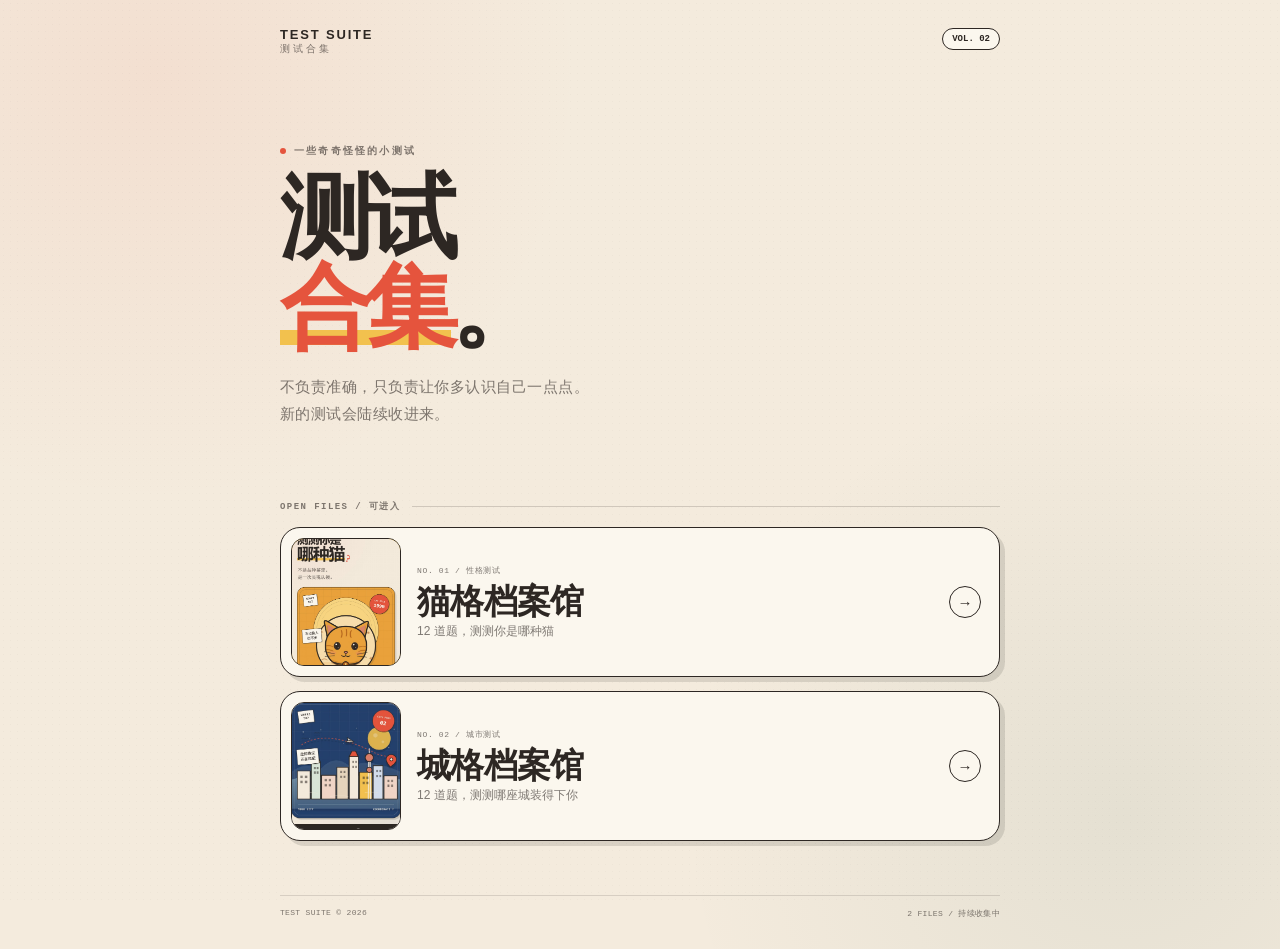
<file: index.html>
<!doctype html>
<html lang="zh-CN">
  <head>
    <meta charset="utf-8" />
    <meta name="viewport" content="width=device-width, initial-scale=1, viewport-fit=cover" />
    <meta name="theme-color" content="#F4EBDD" />
    <meta name="robots" content="noindex,nofollow" />
    <title>测试合集 · TEST SUITE</title>
    <style>
      :root {
        --paper: #f4ebdd;
        --paper-light: #fbf7ee;
        --ink: #2d2723;
        --ink-60: rgba(45, 39, 35, 0.6);
        --red: #e5543d;
        --yellow: #f2c14e;
        --sans: "PingFang SC", "Hiragino Sans GB", "Microsoft YaHei", "Noto Sans SC", Arial, sans-serif;
        --serif: "Songti SC", "STSong", "Noto Serif SC", "SimSun", serif;
        --mono: "SFMono-Regular", Consolas, "Liberation Mono", Menlo, monospace;
      }
      * { box-sizing: border-box; }
      body {
        margin: 0;
        min-height: 100dvh;
        overflow-x: hidden;
        color: var(--ink);
        background:
          radial-gradient(circle at 12% 8%, rgba(229, 84, 61, 0.08), transparent 30%),
          radial-gradient(circle at 88% 86%, rgba(47, 93, 80, 0.08), transparent 32%),
          var(--paper);
        font-family: var(--sans);
        -webkit-font-smoothing: antialiased;
      }
      body::before {
        content: "";
        position: fixed;
        inset: 0;
        pointer-events: none;
        background-image: radial-gradient(rgba(45, 39, 35, 0.14) 0.6px, transparent 0.6px);
        background-size: 7px 7px;
        opacity: 0.2;
      }
      .wrap {
        position: relative;
        z-index: 1;
        width: calc(100% - 36px);
        max-width: 720px;
        margin: 0 auto;
        padding: calc(28px + env(safe-area-inset-top)) 0 calc(30px + env(safe-area-inset-bottom));
      }
      .top {
        display: flex;
        align-items: flex-start;
        justify-content: space-between;
        gap: 20px;
      }
      .brand {
        display: flex;
        flex-direction: column;
        gap: 2px;
        line-height: 1.05;
      }
      .brand b {
        font-size: 13px;
        letter-spacing: 0.14em;
      }
      .brand span {
        font-family: var(--serif);
        font-size: 10px;
        letter-spacing: 0.3em;
        color: var(--ink-60);
      }
      .issue {
        padding: 5px 9px;
        border: 1.5px solid var(--ink);
        border-radius: 999px;
        background: var(--paper-light);
        font-family: var(--mono);
        font-size: 9px;
        font-weight: 700;
      }
      .heading {
        margin-top: clamp(54px, 10vh, 100px);
      }
      .kicker {
        display: flex;
        align-items: center;
        gap: 8px;
        margin: 0;
        font-size: 10px;
        font-weight: 700;
        letter-spacing: 0.22em;
        color: var(--ink-60);
      }
      .kicker::before {
        content: "";
        width: 6px;
        height: 6px;
        border-radius: 50%;
        background: var(--red);
      }
      h1 {
        margin: 14px 0 0;
        font-size: clamp(52px, 13vw, 92px);
        font-weight: 900;
        line-height: 0.98;
        letter-spacing: -0.07em;
      }
      h1 em {
        display: inline-block;
        font-style: normal;
        color: var(--red);
        background: linear-gradient(transparent 76%, var(--yellow) 76%, var(--yellow) 92%, transparent 92%);
      }
      .lead {
        max-width: 360px;
        margin: 22px 0 0;
        font-family: var(--serif);
        font-size: 15px;
        line-height: 1.8;
        letter-spacing: 0.03em;
        color: var(--ink-60);
      }
      .list-label {
        display: flex;
        align-items: center;
        gap: 12px;
        margin: clamp(40px, 8vh, 72px) 0 14px;
        font-family: var(--mono);
        font-size: 9px;
        font-weight: 700;
        letter-spacing: 0.16em;
        color: var(--ink-60);
      }
      .list-label::after {
        content: "";
        flex: 1;
        height: 1px;
        background: rgba(45, 39, 35, 0.18);
      }
      .test-list {
        display: grid;
        gap: 14px;
      }
      .test-card {
        display: grid;
        grid-template-columns: 110px 1fr 34px;
        gap: 16px;
        align-items: center;
        padding: 10px 16px 10px 10px;
        border: 1.5px solid var(--ink);
        border-radius: 20px;
        background: var(--paper-light);
        color: inherit;
        text-decoration: none;
        box-shadow: 5px 5px 0 rgba(45, 39, 35, 0.13);
        transition: transform 0.2s ease, box-shadow 0.2s ease;
      }
      .test-card:hover {
        transform: translate(-2px, -2px);
        box-shadow: 8px 8px 0 var(--red);
      }
      .thumb {
        width: 110px;
        height: 128px;
        overflow: hidden;
        border: 1.5px solid var(--ink);
        border-radius: 13px;
        background: var(--yellow);
      }
      .thumb img {
        display: block;
        width: 100%;
        height: 100%;
        object-fit: cover;
        object-position: center 32%;
      }
      .thumb--city {
        background: var(--navy, #233f6b);
      }
      .thumb--city img {
        object-position: center 50%;
      }
      .test-info {
        min-width: 0;
      }
      .test-info small {
        display: block;
        font-family: var(--mono);
        font-size: 8px;
        letter-spacing: 0.08em;
        color: var(--ink-60);
      }
      .test-info h2 {
        margin: 6px 0 2px;
        font-family: var(--serif);
        font-size: clamp(25px, 5vw, 34px);
        line-height: 1.15;
        letter-spacing: -0.02em;
      }
      .test-info p {
        margin: 0;
        font-size: 12px;
        color: var(--ink-60);
      }
      .arrow {
        display: flex;
        align-items: center;
        justify-content: center;
        width: 32px;
        height: 32px;
        border: 1.5px solid var(--ink);
        border-radius: 50%;
        font-size: 15px;
      }
      footer {
        display: flex;
        justify-content: space-between;
        gap: 16px;
        margin-top: 54px;
        padding-top: 12px;
        border-top: 1px solid rgba(45, 39, 35, 0.14);
        font-family: var(--mono);
        font-size: 8px;
        letter-spacing: 0.04em;
        color: var(--ink-60);
      }
      @media (max-width: 420px) {
        .test-card {
          grid-template-columns: 84px 1fr 30px;
          gap: 12px;
          padding-right: 12px;
        }
        .thumb {
          width: 84px;
          height: 106px;
        }
        h1 {
          font-size: clamp(46px, 14.5vw, 68px);
        }
      }
    </style>
  </head>
  <body>
    <main class="wrap">
      <header class="top">
        <div class="brand"><b>TEST SUITE</b><span>测试合集</span></div>
        <span class="issue">VOL. 02</span>
      </header>

      <section class="heading">
        <p class="kicker">一些奇奇怪怪的小测试</p>
        <h1>测试<br /><em>合集</em>。</h1>
        <p class="lead">不负责准确，只负责让你多认识自己一点点。<br />新的测试会陆续收进来。</p>
      </section>

      <p class="list-label">OPEN FILES / 可进入</p>
      <div class="test-list">
        <a class="test-card" href="cat-archive/">
          <span class="thumb"><img src="cat-archive/preview/cover.jpg" alt="猫格档案馆封面" /></span>
          <span class="test-info">
            <small>NO. 01 / 性格测试</small>
            <h2>猫格档案馆</h2>
            <p>12 道题，测测你是哪种猫</p>
          </span>
          <span class="arrow" aria-hidden="true">→</span>
        </a>
        <a class="test-card" href="city-archive/">
          <span class="thumb thumb--city"><img src="city-archive/preview/thumb.jpg" alt="城格档案馆封面" /></span>
          <span class="test-info">
            <small>NO. 02 / 城市测试</small>
            <h2>城格档案馆</h2>
            <p>12 道题，测测哪座城装得下你</p>
          </span>
          <span class="arrow" aria-hidden="true">→</span>
        </a>
      </div>

      <footer>
        <span>TEST SUITE © 2026</span>
        <span>2 FILES / 持续收集中</span>
      </footer>
    </main>
  </body>
</html>
</file>
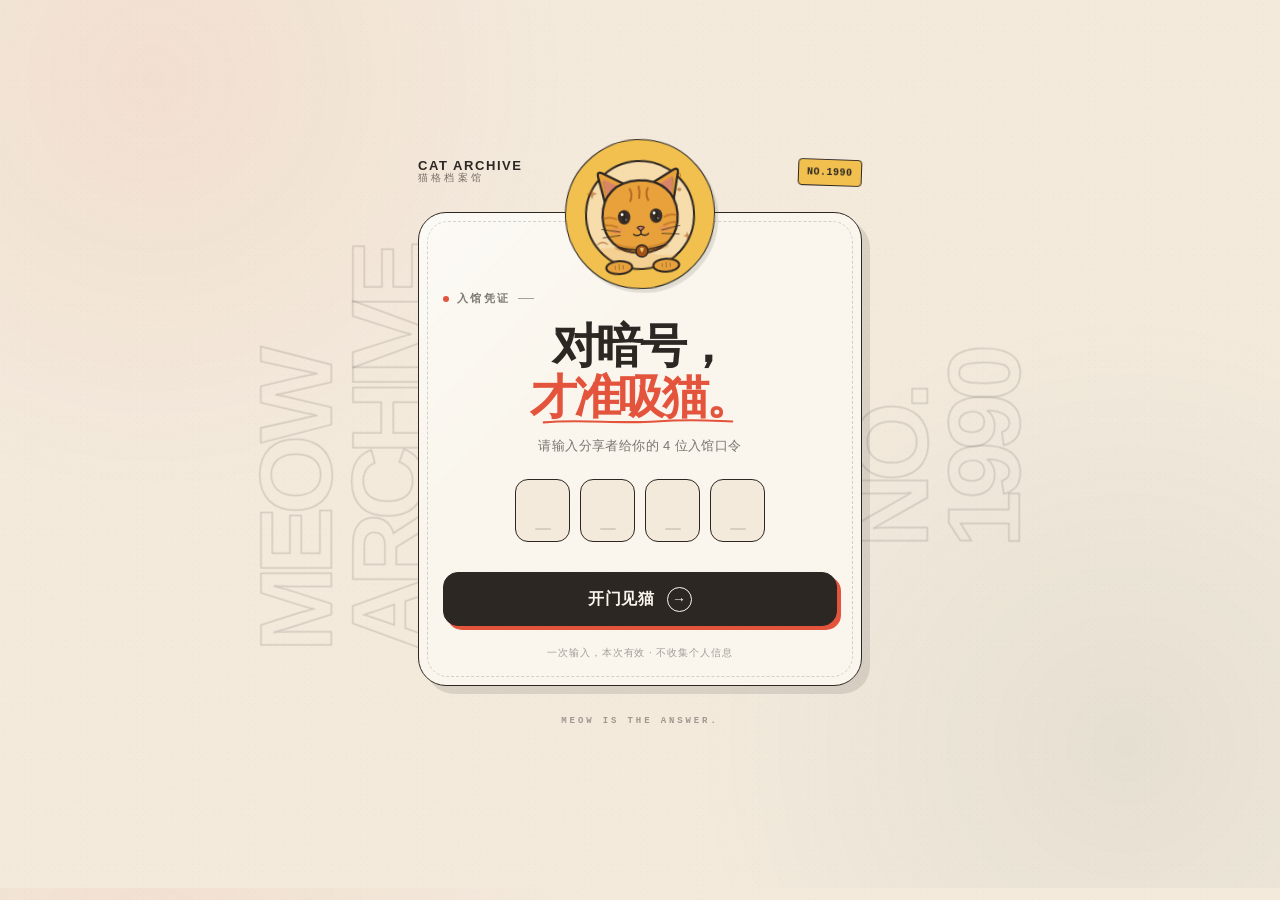
<file: cat-archive/index.html>
<!doctype html>
<html lang="zh-CN">
  <head>
    <meta charset="utf-8" />
    <meta name="viewport" content="width=device-width, initial-scale=1, viewport-fit=cover" />
    <meta name="theme-color" content="#F4EBDD" />
    <meta name="format-detection" content="telephone=no" />
    <meta name="robots" content="noindex,nofollow" />
    <title>测测你是哪种猫 · 猫格档案馆</title>
    <meta
      name="description"
      content="12 道直觉题，测出你的隐藏猫格。橘猫、黑猫、布偶、狸花、暹罗、英短、奶牛、三花，你是哪一只？"
    />
    <meta property="og:type" content="website" />
    <meta property="og:title" content="测测你是哪种猫？" />
    <meta property="og:description" content="不是品种鉴定，是一次灵魂认领。12 道题，领走你的猫格档案。" />
    <meta property="og:image" content="preview/cover.jpg" />
    <meta property="og:image:width" content="780" />
    <meta property="og:image:height" content="1688" />
    <meta name="twitter:card" content="summary_large_image" />
    <meta name="twitter:title" content="测测你是哪种猫？" />
    <meta name="twitter:description" content="不是品种鉴定，是一次灵魂认领。12 道题，领走你的猫格档案。" />
    <meta name="twitter:image" content="preview/cover.jpg" />
    <link
      rel="icon"
      href="data:image/svg+xml,%3Csvg xmlns='http://www.w3.org/2000/svg' viewBox='0 0 64 64'%3E%3Crect width='64' height='64' rx='14' fill='%232D2723'/%3E%3Cpath d='M18 28 15 13l13 8h8l13-8-3 15c3 4 4 8 4 13 0 10-8 15-18 15S14 51 14 41c0-5 1-9 4-13Z' fill='%23F4EBDD'/%3E%3Ccircle cx='25' cy='38' r='3' fill='%232D2723'/%3E%3Ccircle cx='39' cy='38' r='3' fill='%232D2723'/%3E%3Cpath d='M29 45h6l-3 3z' fill='%23E5543D'/%3E%3C/svg%3E"
    />
    <link rel="stylesheet" href="style.css" />
  </head>

  <body>
    <div class="grain" aria-hidden="true"></div>
    <div class="page-stamp page-stamp--left" aria-hidden="true">MEOW<br />ARCHIVE</div>
    <div class="page-stamp page-stamp--right" aria-hidden="true">NO.<br />1990</div>

    <main id="app" class="app-shell">
      <!-- ======================================================
           〇 · 口令门
           ====================================================== -->
      <section class="screen screen--gate is-active" id="screen-gate" aria-label="输入入馆口令">
        <div class="gate-top">
          <a class="wordmark" href="./" aria-label="猫格档案馆首页">
            <span>CAT ARCHIVE</span>
            <em>猫格档案馆</em>
          </a>
          <span class="edition">NO.1990</span>
        </div>

        <div class="gate-card">
          <div class="gate-cat" id="gate-cat" aria-hidden="true"></div>
          <p class="kicker"><span></span>入馆凭证<span></span></p>
          <h1 class="gate-title">对暗号，<br /><em>才准吸猫。</em></h1>
          <p class="gate-copy">请输入分享者给你的 4 位入馆口令</p>

          <form id="gate-form" novalidate>
            <label class="sr-only" for="gate-input">4 位入馆口令</label>
            <div class="pin-field" id="pin-field">
              <span class="pin-box" data-pin="0"></span>
              <span class="pin-box" data-pin="1"></span>
              <span class="pin-box" data-pin="2"></span>
              <span class="pin-box" data-pin="3"></span>
              <input
                class="pin-input"
                id="gate-input"
                type="text"
                inputmode="numeric"
                pattern="[0-9]*"
                maxlength="4"
                autocomplete="off"
                autocapitalize="off"
                autocorrect="off"
                spellcheck="false"
                aria-describedby="gate-error"
              />
            </div>
            <p class="gate-error" id="gate-error" role="alert" aria-live="polite"></p>
            <button class="btn btn--primary btn--gate" id="gate-submit" type="submit">
              <span>开门见猫</span>
              <span class="btn-arrow" aria-hidden="true">→</span>
            </button>
          </form>

          <p class="gate-foot">一次输入，本次有效 · 不收集个人信息</p>
        </div>

        <p class="gate-bottom">MEOW IS THE ANSWER.</p>
      </section>

      <!-- ======================================================
           一 · 封面
           ====================================================== -->
      <section class="screen screen--cover" id="screen-cover" aria-label="测试封面">
        <header class="site-nav">
          <a class="wordmark" href="./">
            <span>CAT ARCHIVE</span>
            <em>猫格档案馆</em>
          </a>
          <span class="nav-chip">VOL. 1990</span>
        </header>

        <div class="cover-heading">
          <p class="kicker"><span></span>今日份猫格鉴定</p>
          <h1 class="cover-title">
            <span>测测你是</span>
            <strong>哪种猫</strong><span class="title-q" aria-hidden="true">?</span>
          </h1>
          <p class="cover-deck">不是品种鉴定，<br />是一次灵魂认领。</p>
        </div>

        <div class="hero-card">
          <div class="hero-grid" aria-hidden="true"></div>
          <div class="hero-sun" aria-hidden="true"></div>
          <span class="hero-tape" aria-hidden="true">ADOPT<br />ME?</span>
          <div class="hero-frame" id="hero-cat"></div>
          <div class="hero-sticker" aria-hidden="true">
            <span>CAT FILE</span>
            <strong>1990</strong>
          </div>
          <div class="hero-note" aria-hidden="true">有点黏人<br />但不多</div>
          <div class="hero-caption">
            <span>ORANGE CAT</span>
            <span>NO. 01</span>
          </div>
        </div>

        <button class="btn btn--primary btn--start" id="btn-start" type="button">
          <span>开始测猫</span>
          <span class="btn-arrow" aria-hidden="true">→</span>
        </button>

        <div class="cover-meta" aria-label="测试信息">
          <span><b>12</b> 道直觉题</span>
          <span class="meta-dot" aria-hidden="true"></span>
          <span>约 <b>2</b> 分钟</span>
          <span class="meta-dot" aria-hidden="true"></span>
          <span>仅供娱乐</span>
        </div>
        <p class="cover-social">已有 <b id="cat-count">12,846</b> 只两脚兽领到猫格</p>

        <footer class="site-footer">
          <span>CAT ARCHIVE © 1990</span>
          <span>本馆不提供捉老鼠服务</span>
        </footer>
      </section>

      <!-- ======================================================
           二 · 答题
           ====================================================== -->
      <section class="screen screen--quiz" id="screen-quiz" aria-label="答题">
        <header class="quiz-top">
          <button class="icon-btn" id="btn-quit" type="button" aria-label="退出测试，返回封面">←</button>
          <span class="quiz-brand">CAT ARCHIVE</span>
          <span class="quiz-count"><b id="quiz-current">01</b><i>/ 12</i></span>
        </header>

        <div
          class="progress"
          id="progress"
          role="progressbar"
          aria-label="答题进度"
          aria-valuemin="0"
          aria-valuemax="12"
          aria-valuenow="0"
        >
          <i id="progress-fill"></i>
        </div>

        <div class="quiz-card" id="quiz-card">
          <div class="q-meta">
            <span class="q-scene" id="q-scene">空闲日</span>
            <span class="q-number">Q.<b id="q-number">01</b></span>
          </div>
          <h2 class="q-title" id="q-title"></h2>
          <div class="options" id="options" role="radiogroup" aria-labelledby="q-title"></div>
        </div>

        <nav class="quiz-nav" aria-label="答题操作">
          <button class="btn-text" id="btn-prev" type="button">← 上一题</button>
          <button class="btn btn--primary" id="btn-next" type="button" disabled>
            <span>下一题</span>
            <span class="btn-arrow" aria-hidden="true">→</span>
          </button>
        </nav>
        <p class="quiz-hint">凭第一反应选，别想太久</p>
      </section>

      <!-- ======================================================
           三 · 结算中
           ====================================================== -->
      <section class="screen screen--loading" id="screen-loading" aria-label="正在生成结果">
        <div class="loading-poster">
          <div class="loading-cat" id="loading-cat" aria-hidden="true"></div>
          <div class="loading-scan" aria-hidden="true"></div>
        </div>
        <p class="loading-title">正在把你揉成一只猫<span class="typing-dots" aria-hidden="true">...</span></p>
        <p class="loading-sub" id="loading-sub">先闻闻你的耳朵弧度</p>
        <div class="loading-bar" aria-hidden="true"><i></i></div>
      </section>

      <!-- ======================================================
           四 · 结果
           ====================================================== -->
      <section class="screen screen--result" id="screen-result" aria-label="测试结果">
        <header class="result-nav">
          <a class="wordmark" href="./">
            <span>CAT ARCHIVE</span>
            <em>猫格档案</em>
          </a>
          <button class="nav-chip nav-chip--button" id="btn-result-save" type="button">保存猫格图</button>
        </header>

        <div class="result-wrap">
          <article class="cat-file" id="result-card">
            <header class="file-top">
              <span>CAT FILE / 猫格档案</span>
              <span id="file-no">NO. 1990-0001</span>
            </header>

            <div class="result-hero">
              <div class="result-art" id="result-art" aria-hidden="true"></div>
              <div class="result-heading">
                <p class="result-kicker">YOUR CAT TYPE</p>
                <p class="result-lead">你的猫格是</p>
                <h1 id="result-name">橘猫</h1>
                <p class="result-title" id="result-title">人间小太阳</p>
              </div>
              <div class="match-stamp" aria-label="猫格匹配度">
                <strong id="match-value">91</strong>
                <span><i>%</i>匹配</span>
              </div>
              <p class="result-en" id="result-en">ORANGE CAT · O-01</p>
            </div>

            <div class="result-body">
              <blockquote class="result-quote" id="result-quote">「天大的事，吃完再说。」</blockquote>
              <p class="result-desc" id="result-desc"></p>
              <ul class="tag-list" id="result-tags" aria-label="猫格标签"></ul>

              <div class="result-actions">
                <button class="btn btn--primary" id="btn-save" type="button">
                  <span>保存猫格图</span>
                  <span class="btn-arrow" aria-hidden="true">↓</span>
                </button>
                <button class="btn btn--outline" id="btn-copy" type="button">复制文案</button>
              </div>
              <p class="save-note">1080 × 1620 高清长图 · 小红书 / 朋友圈可用</p>

              <section class="file-section">
                <h3 class="section-title"><span>01</span>猫格雷达<em>CAT SPECTRUM</em></h3>
                <div class="radar-wrap">
                  <svg id="radar" viewBox="0 0 360 350" role="img" aria-label="六维猫格雷达图"></svg>
                </div>
                <ul class="dim-list" id="dim-list"></ul>
              </section>

              <section class="file-section">
                <h3 class="section-title"><span>02</span>猫格成分<em>WHAT'S INSIDE</em></h3>
                <div class="type-bars" id="type-bars"></div>
                <p class="section-note">你身上不只有一种猫，只是这只叫得最大声。</p>
              </section>

              <section class="file-section file-section--split">
                <div class="mini-card">
                  <h4>恋爱说明书 <span>LOVE</span></h4>
                  <p id="love-text"></p>
                </div>
                <div class="mini-card mini-card--tint">
                  <h4>充电方式 <span>RECHARGE</span></h4>
                  <p id="recharge-text"></p>
                </div>
              </section>

              <section class="file-section">
                <h3 class="section-title"><span>03</span>超能力与盲点<em>SUPERPOWER</em></h3>
                <ul class="strength-list" id="strength-list"></ul>
                <p class="blind-spot" id="blind-text"></p>
              </section>

              <section class="file-section">
                <h3 class="section-title"><span>04</span>饲养说明书<em>HOW TO KEEP ME</em></h3>
                <ol class="care-list" id="care-list"></ol>
              </section>

              <section class="file-section">
                <h3 class="section-title"><span>05</span>猫际关系<em>COMPATIBILITY</em></h3>
                <div class="compat-grid">
                  <div class="compat-card">
                    <div class="compat-head">
                      <span class="compat-label">最佳猫搭子</span>
                      <span class="compat-art" id="best-art"></span>
                    </div>
                    <p class="compat-name" id="best-name"></p>
                    <p class="compat-why" id="best-why"></p>
                  </div>
                  <div class="compat-card compat-card--warn">
                    <div class="compat-head">
                      <span class="compat-label">容易互相误伤</span>
                      <span class="compat-art" id="clash-art"></span>
                    </div>
                    <p class="compat-name" id="clash-name"></p>
                    <p class="compat-why" id="clash-why"></p>
                  </div>
                </div>
              </section>

              <div class="rarity-line">
                <span>稀有度</span>
                <strong id="rarity">18.6%</strong>
                <span>的两脚兽是这个猫格</span>
              </div>

              <footer class="file-footer">
                <div>
                  <span>猫格档案馆</span>
                  <b>CAT ARCHIVE · 1990</b>
                </div>
                <span class="file-seal">已<br />认<br />领</span>
              </footer>
            </div>
          </article>
        </div>

        <div class="result-bottom">
          <button class="btn btn--outline" id="btn-restart" type="button">再测一次</button>
          <button class="btn-text" id="btn-home" type="button">回到封面</button>
        </div>
        <p class="disclaimer">仅供娱乐 · 你的猫格由你本人最终解释</p>
      </section>
    </main>

    <!-- 海报预览 / 保存 -->
    <div class="poster-modal" id="poster-modal" aria-hidden="true">
      <div class="poster-backdrop" data-close-poster></div>
      <div class="poster-sheet" role="dialog" aria-modal="true" aria-labelledby="poster-title">
        <header class="poster-head">
          <div>
            <p>YOUR CAT FILE</p>
            <h2 id="poster-title">长按图片，保存到相册</h2>
          </div>
          <button class="close-btn" id="btn-close-poster" type="button" aria-label="关闭">×</button>
        </header>
        <div class="poster-preview" id="poster-preview">
          <div class="poster-loading" id="poster-loading">
            <span></span>
            正在冲印猫格档案…
          </div>
          <img id="poster-img" alt="我的猫格测试结果海报" />
        </div>
        <p class="poster-tip">iPhone：长按图片 →「存储到照片」<br />Android：长按图片 →「保存图片」，或点下方按钮</p>
        <div class="poster-actions">
          <button class="btn btn--primary" id="btn-poster-save" type="button">保存到相册</button>
          <button class="btn btn--outline" id="btn-poster-close" type="button">完成</button>
        </div>
      </div>
    </div>

    <div class="toast" id="toast" role="status" aria-live="polite"></div>

    <script src="data.js" defer></script>
    <script src="scoring.js" defer></script>
    <script src="art.js" defer></script>
    <script src="app.js" defer></script>
  </body>
</html>
</file>
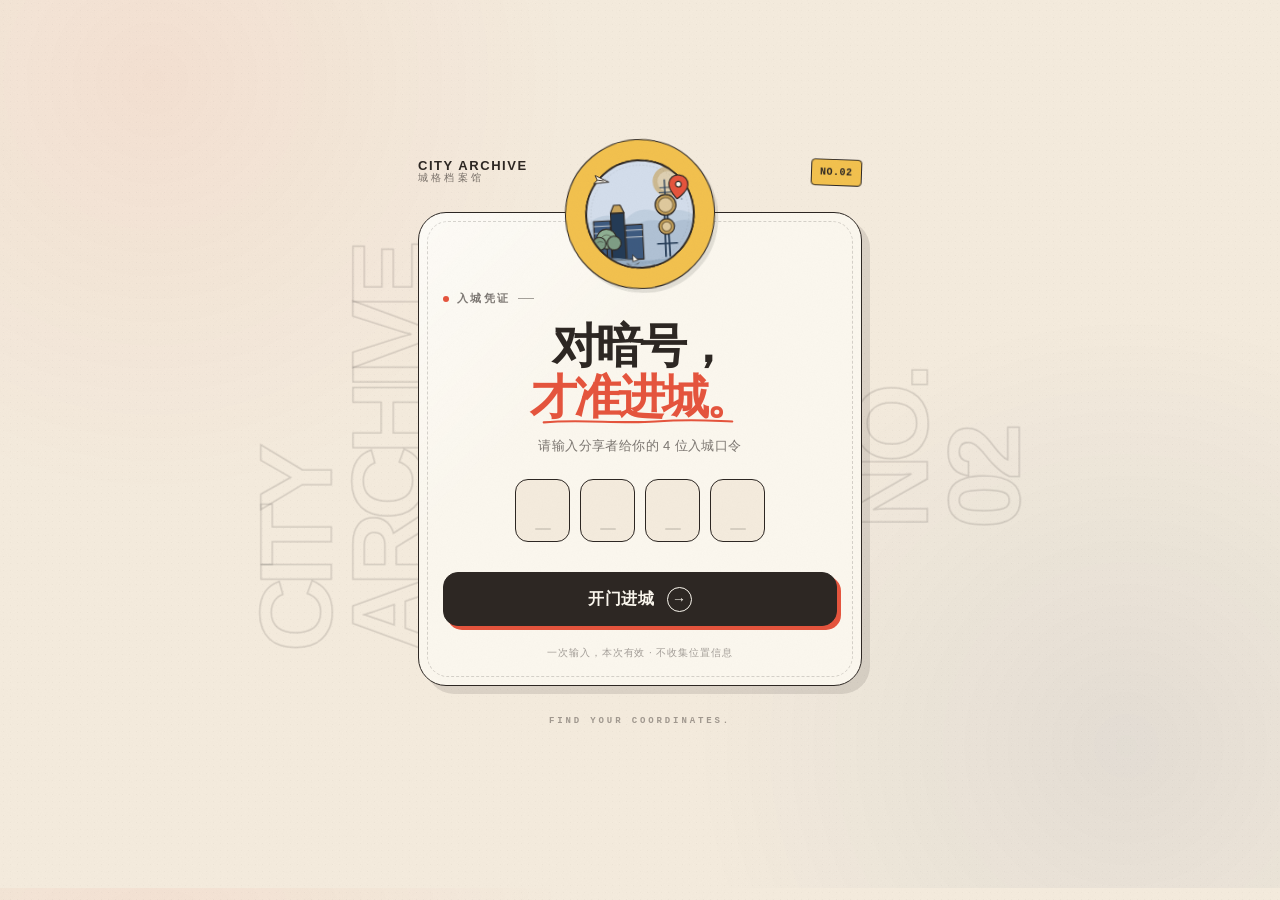
<file: city-archive/index.html>
<!doctype html>
<html lang="zh-CN">
  <head>
    <meta charset="utf-8" />
    <meta name="viewport" content="width=device-width, initial-scale=1, viewport-fit=cover" />
    <meta name="theme-color" content="#F4EBDD" />
    <meta name="format-detection" content="telephone=no" />
    <meta name="robots" content="noindex,nofollow" />
    <title>哪座城装得下你 · 城格档案馆</title>
    <meta
      name="description"
      content="12 道关于生活节奏、烟火气和野心的题，从 30 座城市里测出真正适合你长期居住的那一座。你的城格是哪一座？"
    />
    <meta property="og:type" content="website" />
    <meta property="og:title" content="哪座城，装得下你？" />
    <meta property="og:description" content="不是旅游攻略，是一次长期居住的灵魂适配。12 道题，领走你的城格档案。" />
    <meta property="og:image" content="preview/cover.jpg" />
    <meta property="og:image:width" content="780" />
    <meta property="og:image:height" content="1688" />
    <meta name="twitter:card" content="summary_large_image" />
    <meta name="twitter:title" content="哪座城，装得下你？" />
    <meta name="twitter:description" content="不是旅游攻略，是一次长期居住的灵魂适配。12 道题，领走你的城格档案。" />
    <meta name="twitter:image" content="preview/cover.jpg" />
    <link
      rel="icon"
      href="data:image/svg+xml,%3Csvg xmlns='http://www.w3.org/2000/svg' viewBox='0 0 64 64'%3E%3Crect width='64' height='64' rx='14' fill='%23233F6B'/%3E%3Cpath d='M32 12c-9 0-16 7-16 16 0 12 16 25 16 25s16-13 16-25c0-9-7-16-16-16Z' fill='%23F4EBDD'/%3E%3Ccircle cx='32' cy='28' r='5' fill='%23E5543D'/%3E%3C/svg%3E"
    />
    <link rel="stylesheet" href="style.css" />
  </head>

  <body>
    <div class="grain" aria-hidden="true"></div>
    <div class="page-stamp page-stamp--left" aria-hidden="true">CITY<br />ARCHIVE</div>
    <div class="page-stamp page-stamp--right" aria-hidden="true">NO.<br />02</div>

    <main id="app" class="app-shell">
      <!-- 〇 · 入城口令 -->
      <section class="screen screen--gate is-active" id="screen-gate" aria-label="输入入城口令">
        <div class="gate-top">
          <a class="wordmark" href="./" aria-label="城格档案馆首页">
            <span>CITY ARCHIVE</span>
            <em>城格档案馆</em>
          </a>
          <span class="edition">NO.02</span>
        </div>

        <div class="gate-card">
          <div class="gate-city" id="gate-city" aria-hidden="true"></div>
          <p class="kicker"><span></span>入城凭证<span></span></p>
          <h1 class="gate-title">对暗号，<br /><em>才准进城。</em></h1>
          <p class="gate-copy">请输入分享者给你的 4 位入城口令</p>

          <form id="gate-form" novalidate>
            <label class="sr-only" for="gate-input">4 位入城口令</label>
            <div class="pin-field" id="pin-field">
              <span class="pin-box" data-pin="0"></span>
              <span class="pin-box" data-pin="1"></span>
              <span class="pin-box" data-pin="2"></span>
              <span class="pin-box" data-pin="3"></span>
              <input
                class="pin-input"
                id="gate-input"
                type="text"
                inputmode="numeric"
                pattern="[0-9]*"
                maxlength="4"
                autocomplete="off"
                autocapitalize="off"
                autocorrect="off"
                spellcheck="false"
                aria-describedby="gate-error"
              />
            </div>
            <p class="gate-error" id="gate-error" role="alert" aria-live="polite"></p>
            <button class="btn btn--primary btn--gate" id="gate-submit" type="submit">
              <span>开门进城</span>
              <span class="btn-arrow" aria-hidden="true">→</span>
            </button>
          </form>

          <p class="gate-foot">一次输入，本次有效 · 不收集位置信息</p>
        </div>

        <p class="gate-bottom">FIND YOUR COORDINATES.</p>
      </section>

      <!-- 一 · 封面 -->
      <section class="screen screen--cover" id="screen-cover" aria-label="城格测试封面">
        <header class="site-nav">
          <a class="wordmark" href="./">
            <span>CITY ARCHIVE</span>
            <em>城格档案馆</em>
          </a>
          <span class="nav-chip">VOL. 02</span>
        </header>

        <div class="cover-heading">
          <p class="kicker"><span></span>今日份城格鉴定</p>
          <h1 class="cover-title">
            <span>哪座城，</span>
            <strong>装得下你</strong><span class="title-q" aria-hidden="true">?</span>
          </h1>
          <p class="cover-deck">不是旅游攻略，<br />是一次长期居住的灵魂适配。</p>
        </div>

        <div class="hero-card">
          <div class="hero-grid" aria-hidden="true"></div>
          <div class="hero-city" id="hero-city"></div>
          <span class="hero-tape" aria-hidden="true">WHERE<br />TO?</span>
          <div class="hero-sticker" aria-hidden="true">
            <span>CITY PASS</span>
            <strong>02</strong>
          </div>
          <div class="hero-note" aria-hidden="true">坐标待定<br />正在匹配</div>
          <div class="hero-caption">
            <span>YOUR CITY</span>
            <span>COORDINATE ?</span>
          </div>
        </div>

        <button class="btn btn--primary btn--start" id="btn-start" type="button">
          <span>开始测城</span>
          <span class="btn-arrow" aria-hidden="true">→</span>
        </button>

        <div class="cover-meta" aria-label="测试信息">
          <span><b>30</b> 座城市</span>
          <span class="meta-dot" aria-hidden="true"></span>
          <span><b>12</b> 道题</span>
          <span class="meta-dot" aria-hidden="true"></span>
          <span>约 <b>2</b> 分钟</span>
        </div>
        <p class="cover-social">已有 <b id="city-count">9,742</b> 个城市动物找到坐标</p>

        <footer class="site-footer">
          <span>CITY ARCHIVE © 2026</span>
          <span>本馆不提供导航服务</span>
        </footer>
      </section>

      <!-- 二 · 答题 -->
      <section class="screen screen--quiz" id="screen-quiz" aria-label="答题">
        <header class="quiz-top">
          <button class="icon-btn" id="btn-quit" type="button" aria-label="退出测试，返回封面">←</button>
          <span class="quiz-brand">CITY ARCHIVE</span>
          <span class="quiz-count"><b id="quiz-current">01</b><i>/ 12</i></span>
        </header>

        <div
          class="progress"
          id="progress"
          role="progressbar"
          aria-label="答题进度"
          aria-valuemin="0"
          aria-valuemax="12"
          aria-valuenow="0"
        >
          <i id="progress-fill"></i>
        </div>

        <div class="quiz-card" id="quiz-card">
          <div class="q-meta">
            <span class="q-scene" id="q-scene">偷来的假日</span>
            <span class="q-number">Q.<b id="q-number">01</b></span>
          </div>
          <h2 class="q-title" id="q-title"></h2>
          <div class="options" id="options" role="radiogroup" aria-labelledby="q-title"></div>
        </div>

        <nav class="quiz-nav" aria-label="答题操作">
          <button class="btn-text" id="btn-prev" type="button">← 上一题</button>
          <button class="btn btn--primary" id="btn-next" type="button" disabled>
            <span>下一题</span>
            <span class="btn-arrow" aria-hidden="true">→</span>
          </button>
        </nav>
        <p class="quiz-hint">凭第一反应选，别想太久</p>
      </section>

      <!-- 三 · 匹配中 -->
      <section class="screen screen--loading" id="screen-loading" aria-label="正在匹配城市">
        <div class="loading-poster">
          <div class="loading-city" id="loading-city" aria-hidden="true"></div>
          <div class="loading-scan" aria-hidden="true"></div>
        </div>
        <p class="loading-title">正在为你匹配城市坐标<span class="typing-dots" aria-hidden="true">...</span></p>
        <p class="loading-sub" id="loading-sub">先测量一下你的生活半径</p>
        <div class="loading-bar" aria-hidden="true"><i></i></div>
      </section>

      <!-- 四 · 结果 -->
      <section class="screen screen--result" id="screen-result" aria-label="测试结果">
        <header class="result-nav">
          <a class="wordmark" href="./">
            <span>CITY ARCHIVE</span>
            <em>城格档案</em>
          </a>
          <button class="nav-chip nav-chip--button" id="btn-result-save" type="button">保存城格图</button>
        </header>

        <div class="result-wrap">
          <article class="city-file" id="result-card">
            <header class="file-top">
              <span>CITY FILE / 城格档案</span>
              <span id="file-no">NO. 02-0001</span>
            </header>

            <div class="result-hero">
              <div class="result-art" id="result-art" aria-hidden="true"></div>
              <div class="result-heading">
                <p class="result-kicker">YOUR CITY TYPE</p>
                <p class="result-lead">你的城格是</p>
                <h1 id="result-name">成都</h1>
                <p class="result-title" id="result-title">巴适生活家</p>
              </div>
              <div class="match-stamp" aria-label="城格匹配度">
                <strong id="match-value">91</strong>
                <span><i>%</i>匹配</span>
              </div>
              <p class="result-en" id="result-en">CHENGDU · CD-01</p>
            </div>

            <div class="result-body">
              <blockquote class="result-quote" id="result-quote">「慢一点，日子才跟得上。」</blockquote>
              <p class="result-desc" id="result-desc"></p>
              <ul class="tag-list" id="result-tags" aria-label="城格标签"></ul>

              <div class="area-line">
                <span>参考生活半径</span>
                <strong id="area-text">玉林 / 望平街 / 麓湖</strong>
              </div>

              <div class="result-actions">
                <button class="btn btn--primary" id="btn-save" type="button">
                  <span>保存城格图</span>
                  <span class="btn-arrow" aria-hidden="true">↓</span>
                </button>
                <button class="btn btn--outline" id="btn-copy" type="button">复制文案</button>
              </div>
              <p class="save-note">1080 × 1620 高清城市档案 · 小红书 / 朋友圈可用</p>

              <section class="file-section">
                <h3 class="section-title"><span>01</span>城格雷达<em>CITY SPECTRUM</em></h3>
                <div class="radar-wrap">
                  <svg id="radar" viewBox="0 0 360 350" role="img" aria-label="六维城格雷达图"></svg>
                </div>
                <ul class="dim-list" id="dim-list"></ul>
              </section>

              <section class="file-section">
                <h3 class="section-title"><span>02</span>城市相性<em>CITY AFFINITY</em></h3>
                <div class="type-bars" id="type-bars"></div>
                <p class="section-note">你身上不只有一座城，只是这座最像你。</p>
              </section>

              <section class="file-section file-section--split">
                <div class="mini-card">
                  <h4>你需要的日常 <span>DAILY</span></h4>
                  <p id="daily-text"></p>
                </div>
                <div class="mini-card mini-card--tint">
                  <h4>周末充电 <span>RECHARGE</span></h4>
                  <p id="recharge-text"></p>
                </div>
              </section>

              <section class="file-section">
                <h3 class="section-title"><span>03</span>城市天赋与盲点<em>SUPERPOWER</em></h3>
                <ul class="strength-list" id="strength-list"></ul>
                <p class="blind-spot" id="blind-text"></p>
              </section>

              <section class="file-section">
                <h3 class="section-title"><span>04</span>宜居说明书<em>HOW TO LIVE</em></h3>
                <ol class="care-list" id="care-list"></ol>
              </section>

              <section class="file-section">
                <h3 class="section-title"><span>05</span>城市关系<em>CITY MATCH</em></h3>
                <div class="compat-grid">
                  <div class="compat-card">
                    <div class="compat-head">
                      <span class="compat-label">最佳城市搭子</span>
                      <span class="compat-art" id="best-art"></span>
                    </div>
                    <p class="compat-name" id="best-name"></p>
                    <p class="compat-why" id="best-why"></p>
                  </div>
                  <div class="compat-card compat-card--warn">
                    <div class="compat-head">
                      <span class="compat-label">容易水土不服</span>
                      <span class="compat-art" id="clash-art"></span>
                    </div>
                    <p class="compat-name" id="clash-name"></p>
                    <p class="compat-why" id="clash-why"></p>
                  </div>
                </div>
              </section>

              <div class="rarity-line">
                <span>同类占比</span>
                <strong id="rarity">13.4%</strong>
                <span>的城市动物是这个城格</span>
              </div>

              <footer class="file-footer">
                <div>
                  <span>城格档案馆</span>
                  <b>CITY ARCHIVE · 2026</b>
                </div>
                <span class="file-seal">已<br />抵<br />达</span>
              </footer>
            </div>
          </article>
        </div>

        <div class="result-bottom">
          <button class="btn btn--outline" id="btn-restart" type="button">再测一次</button>
          <button class="btn-text" id="btn-home" type="button">回到封面</button>
        </div>
        <p class="disclaimer">仅供娱乐 · 你的城格由你本人最终解释</p>
      </section>
    </main>

    <!-- 海报预览 / 保存 -->
    <div class="poster-modal" id="poster-modal" aria-hidden="true">
      <div class="poster-backdrop" data-close-poster></div>
      <div class="poster-sheet" role="dialog" aria-modal="true" aria-labelledby="poster-title">
        <header class="poster-head">
          <div>
            <p>YOUR CITY FILE</p>
            <h2 id="poster-title">长按图片，保存到相册</h2>
          </div>
          <button class="close-btn" id="btn-close-poster" type="button" aria-label="关闭">×</button>
        </header>
        <div class="poster-preview" id="poster-preview">
          <div class="poster-loading" id="poster-loading">
            <span></span>
            正在冲印城格档案…
          </div>
          <img id="poster-img" alt="我的城格测试结果海报" />
        </div>
        <p class="poster-tip">iPhone：长按图片 →「存储到照片」<br />Android：长按图片 →「保存图片」，或点下方按钮</p>
        <div class="poster-actions">
          <button class="btn btn--primary" id="btn-poster-save" type="button">保存到相册</button>
          <button class="btn btn--outline" id="btn-poster-close" type="button">完成</button>
        </div>
      </div>
    </div>

    <div class="toast" id="toast" role="status" aria-live="polite"></div>

    <script src="data.js" defer></script>
    <script src="scoring.js" defer></script>
    <script src="art.js" defer></script>
    <script src="app.js" defer></script>
  </body>
</html>
</file>
<file: cat-archive/style.css>
@charset "UTF-8";
/* ==========================================================================
   猫格档案馆 · CAT ARCHIVE
   配色：奶油纸 #F4EBDD / 墨黑 #2D2723 / 番茄红 #E5543D / 芥末黄 #F2C14E
   设计：贴纸、档案袋、旧杂志，所有边都带一点手作感。
   ========================================================================== */

:root {
  --paper: #f4ebdd;
  --paper-light: #fbf7ee;
  --paper-deep: #e9ddca;
  --ink: #2d2723;
  --ink-80: rgba(45, 39, 35, 0.8);
  --ink-62: rgba(45, 39, 35, 0.62);
  --ink-42: rgba(45, 39, 35, 0.42);
  --ink-14: rgba(45, 39, 35, 0.14);
  --ink-08: rgba(45, 39, 35, 0.08);
  --red: #e5543d;
  --red-deep: #b73828;
  --yellow: #f2c14e;
  --yellow-soft: #f8e1a5;
  --green: #2f5d50;
  --pink: #e9b8ae;
  --line: 1.5px solid var(--ink);
  --shadow: 5px 5px 0 rgba(45, 39, 35, 0.14);
  --shadow-solid: 4px 4px 0 var(--ink);
  --shadow-red: 4px 4px 0 var(--red);
  --display: "Songti SC", "STSong", "Noto Serif SC", "SimSun", serif;
  --sans: "PingFang SC", "Hiragino Sans GB", "Microsoft YaHei", "Noto Sans SC",
    "Helvetica Neue", Arial, sans-serif;
  --mono: "SFMono-Regular", Consolas, "Liberation Mono", Menlo, monospace;
  --ease: cubic-bezier(0.22, 1, 0.36, 1);
}

*,
*::before,
*::after {
  box-sizing: border-box;
}

html {
  -webkit-text-size-adjust: 100%;
  scroll-behavior: smooth;
}

body {
  margin: 0;
  min-height: 100%;
  background:
    radial-gradient(circle at 12% 9%, rgba(229, 84, 61, 0.07), transparent 30%),
    radial-gradient(circle at 88% 84%, rgba(47, 93, 80, 0.07), transparent 32%),
    var(--paper);
  color: var(--ink);
  font-family: var(--sans);
  font-size: 16px;
  line-height: 1.7;
  -webkit-font-smoothing: antialiased;
  -moz-osx-font-smoothing: grayscale;
  overflow-x: hidden;
}

body::before {
  content: "";
  position: fixed;
  inset: 0;
  z-index: -1;
  pointer-events: none;
  background-image: radial-gradient(rgba(45, 39, 35, 0.13) 0.6px, transparent 0.6px);
  background-size: 7px 7px;
  opacity: 0.22;
}

button,
input {
  font: inherit;
}

button {
  color: inherit;
  cursor: pointer;
  -webkit-tap-highlight-color: transparent;
}

a {
  color: inherit;
  text-decoration: none;
}

::selection {
  background: var(--yellow);
  color: var(--ink);
}

.sr-only {
  position: absolute !important;
  width: 1px;
  height: 1px;
  padding: 0;
  margin: -1px;
  overflow: hidden;
  clip: rect(0, 0, 0, 0);
  white-space: nowrap;
  border: 0;
}

/* 纸张颗粒 */
.grain {
  position: fixed;
  inset: 0;
  z-index: 30;
  pointer-events: none;
  opacity: 0.16;
  mix-blend-mode: multiply;
  background-image: url("data:image/svg+xml,%3Csvg xmlns='http://www.w3.org/2000/svg' width='180' height='180'%3E%3Cfilter id='n'%3E%3CfeTurbulence type='fractalNoise' baseFrequency='.8' numOctaves='3' stitchTiles='stitch'/%3E%3CfeColorMatrix type='saturate' values='0'/%3E%3C/filter%3E%3Crect width='180' height='180' filter='url(%23n)' opacity='.22'/%3E%3C/svg%3E");
  background-size: 180px 180px;
}

/* 桌面背景大字 */
.page-stamp {
  display: none;
  position: fixed;
  top: 50%;
  z-index: 0;
  color: transparent;
  -webkit-text-stroke: 1.5px rgba(45, 39, 35, 0.16);
  font-family: var(--sans);
  font-size: clamp(62px, 8vw, 126px);
  font-weight: 900;
  line-height: 0.9;
  letter-spacing: -0.08em;
  writing-mode: vertical-rl;
  transform: translateY(-50%) rotate(180deg);
  pointer-events: none;
  user-select: none;
}
.page-stamp--left {
  left: max(18px, calc(50vw - 390px));
}
.page-stamp--right {
  right: max(18px, calc(50vw - 390px));
}

/* ==========================================================================
   基础组件
   ========================================================================== */

.app-shell {
  position: relative;
  z-index: 2;
  width: 100%;
  max-width: 480px;
  margin: 0 auto;
  padding: calc(18px + env(safe-area-inset-top)) 18px calc(22px + env(safe-area-inset-bottom));
}

.screen {
  display: none;
  width: 100%;
}
.screen.is-active {
  display: block;
  animation: screen-in 0.55s var(--ease) both;
}
@keyframes screen-in {
  from {
    opacity: 0;
    transform: translateY(12px);
  }
  to {
    opacity: 1;
    transform: translateY(0);
  }
}

.wordmark {
  display: inline-flex;
  flex-direction: column;
  gap: 1px;
  line-height: 1.05;
}
.wordmark span {
  font-size: 13px;
  font-weight: 900;
  letter-spacing: 0.12em;
}
.wordmark em {
  font-family: var(--display);
  font-size: 10px;
  font-style: normal;
  letter-spacing: 0.32em;
  color: var(--ink-62);
}

.kicker {
  display: flex;
  align-items: center;
  gap: 8px;
  margin: 0;
  font-size: 10.5px;
  font-weight: 700;
  letter-spacing: 0.22em;
  color: var(--ink-62);
}
.kicker span {
  display: inline-block;
  width: 16px;
  height: 1px;
  background: var(--ink-42);
}
.kicker span:first-child {
  width: 6px;
  height: 6px;
  border-radius: 50%;
  background: var(--red);
}

.btn {
  position: relative;
  display: inline-flex;
  align-items: center;
  justify-content: center;
  gap: 12px;
  min-height: 54px;
  padding: 0 20px;
  border: var(--line);
  border-radius: 15px;
  font-family: var(--sans);
  font-size: 16px;
  font-weight: 800;
  letter-spacing: 0.04em;
  line-height: 1.2;
  transition:
    transform 0.18s var(--ease),
    box-shadow 0.18s var(--ease),
    background-color 0.18s ease;
}
.btn:hover {
  transform: translate(-1px, -1px);
}
.btn:active {
  transform: translate(2px, 2px);
}
.btn:focus-visible,
.icon-btn:focus-visible,
.btn-text:focus-visible,
.nav-chip--button:focus-visible,
.close-btn:focus-visible,
.option:focus-visible {
  outline: 3px solid var(--red);
  outline-offset: 3px;
}
.btn:disabled {
  cursor: not-allowed;
  opacity: 0.38;
  transform: none;
  box-shadow: none;
}
.btn--primary {
  color: var(--paper-light);
  background: var(--ink);
  box-shadow: var(--shadow-red);
}
.btn--primary:hover:not(:disabled) {
  box-shadow: 6px 6px 0 var(--red);
}
.btn--outline {
  color: var(--ink);
  background: transparent;
  border-color: var(--ink);
}
.btn--outline:hover {
  background: var(--paper-light);
}
.btn-arrow {
  display: inline-flex;
  align-items: center;
  justify-content: center;
  width: 25px;
  height: 25px;
  border: 1px solid currentColor;
  border-radius: 50%;
  font-size: 14px;
  font-weight: 500;
  line-height: 1;
}
.btn-text {
  padding: 8px 4px;
  border: 0;
  background: transparent;
  color: var(--ink-62);
  font-size: 13px;
  font-weight: 600;
  letter-spacing: 0.04em;
  text-decoration: underline;
  text-decoration-thickness: 1px;
  text-underline-offset: 5px;
}
.btn-text:hover {
  color: var(--ink);
}
.icon-btn {
  display: inline-flex;
  align-items: center;
  justify-content: center;
  width: 38px;
  height: 38px;
  padding: 0;
  border: var(--line);
  border-radius: 50%;
  background: var(--paper-light);
  font-size: 18px;
  line-height: 1;
  transition: transform 0.18s var(--ease), background 0.18s ease;
}
.icon-btn:hover {
  background: var(--yellow-soft);
  transform: rotate(-4deg);
}

/* ==========================================================================
   口令门
   ========================================================================== */

.screen--gate {
  display: none;
  min-height: calc(100vh - 40px);
  min-height: calc(100dvh - 40px);
  flex-direction: column;
  justify-content: center;
}
.screen--gate.is-active {
  display: flex;
}

.gate-top {
  display: flex;
  align-items: flex-start;
  justify-content: space-between;
  width: 100%;
  margin-bottom: 26px;
}
.edition {
  padding: 4px 8px;
  border: 1px solid var(--ink);
  border-radius: 4px;
  background: var(--yellow);
  font-family: var(--mono);
  font-size: 10px;
  font-weight: 700;
  letter-spacing: 0.05em;
  transform: rotate(2deg);
}

.gate-card {
  position: relative;
  width: 100%;
  padding: 77px 24px 24px;
  border: var(--line);
  border-radius: 28px;
  background:
    linear-gradient(135deg, rgba(255, 255, 255, 0.5), transparent 36%),
    var(--paper-light);
  box-shadow: 8px 8px 0 rgba(45, 39, 35, 0.12);
  text-align: center;
}
.gate-card::before {
  content: "";
  position: absolute;
  inset: 8px;
  border: 1px dashed rgba(45, 39, 35, 0.18);
  border-radius: 21px;
  pointer-events: none;
}
.gate-cat {
  position: absolute;
  top: -64px;
  left: 50%;
  width: 130px;
  height: 130px;
  transform: translateX(-50%) rotate(-3deg);
  filter: drop-shadow(3px 4px 0 rgba(45, 39, 35, 0.12));
  animation: cat-bob 4.4s ease-in-out infinite;
}
.gate-cat::before {
  content: "";
  position: absolute;
  inset: -10px;
  z-index: -1;
  border-radius: 50%;
  background: var(--yellow);
  border: var(--line);
  transform: rotate(8deg);
}
.gate-cat svg {
  display: block;
  width: 100%;
  height: 100%;
}
@keyframes cat-bob {
  0%,
  100% {
    transform: translateX(-50%) rotate(-3deg) translateY(0);
  }
  50% {
    transform: translateX(-50%) rotate(-1deg) translateY(-5px);
  }
}
.gate-title {
  position: relative;
  margin: 12px 0 8px;
  font-family: var(--sans);
  font-size: clamp(38px, 10.6vw, 47px);
  font-weight: 900;
  line-height: 1.1;
  letter-spacing: -0.06em;
}
.gate-title em {
  position: relative;
  color: var(--red);
  font-style: normal;
}
.gate-title em::after {
  content: "";
  position: absolute;
  right: 2%;
  bottom: -2px;
  left: 0;
  height: 7px;
  background: url("data:image/svg+xml,%3Csvg xmlns='http://www.w3.org/2000/svg' width='220' height='8' viewBox='0 0 220 8'%3E%3Cpath d='M2 5C45 1 88 7 130 4s62-1 88 0' stroke='%23E5543D' stroke-width='2.4' fill='none' stroke-linecap='round'/%3E%3C/svg%3E")
    center / 100% 100% no-repeat;
}
.gate-copy {
  margin: 12px 0 22px;
  font-size: 13px;
  letter-spacing: 0.03em;
  color: var(--ink-62);
}
.gate-card form {
  position: relative;
  z-index: 1;
}
.pin-field {
  position: relative;
  display: flex;
  justify-content: center;
  gap: 10px;
  width: 100%;
  cursor: text;
}
.pin-box {
  position: relative;
  display: flex;
  align-items: center;
  justify-content: center;
  width: 55px;
  height: 63px;
  border: var(--line);
  border-radius: 13px;
  background: var(--paper);
  font-family: var(--mono);
  font-size: 29px;
  font-weight: 700;
  line-height: 1;
  transition:
    border-color 0.2s ease,
    background 0.2s ease,
    transform 0.2s var(--ease);
}
.pin-box::after {
  content: "";
  position: absolute;
  bottom: 11px;
  left: 50%;
  width: 16px;
  height: 2px;
  border-radius: 2px;
  background: var(--ink-14);
  transform: translateX(-50%);
  transition: opacity 0.2s ease;
}
.pin-box.is-filled::after {
  opacity: 0;
}
.pin-field.is-focused .pin-box {
  border-color: var(--ink);
}
.pin-field.is-focused .pin-box.is-current {
  background: var(--yellow-soft);
  transform: translateY(-3px);
  box-shadow: 2px 3px 0 rgba(45, 39, 35, 0.16);
}
.pin-field.is-error .pin-box {
  border-color: var(--red);
  animation: pin-shake 0.38s ease;
}
@keyframes pin-shake {
  0%,
  100% {
    transform: translateX(0);
  }
  20% {
    transform: translateX(-5px);
  }
  40% {
    transform: translateX(5px);
  }
  60% {
    transform: translateX(-3px);
  }
  80% {
    transform: translateX(3px);
  }
}
.pin-input {
  position: absolute;
  inset: 0;
  width: 100%;
  height: 100%;
  opacity: 0;
  border: 0;
  cursor: text;
  font-size: 16px;
}
.gate-error {
  min-height: 20px;
  margin: 8px 0 0;
  font-size: 11.5px;
  font-weight: 600;
  letter-spacing: 0.04em;
  color: var(--red-deep);
}
.btn--gate {
  width: 100%;
  margin-top: 2px;
}
.gate-foot {
  position: relative;
  z-index: 1;
  margin: 18px 0 0;
  font-size: 10px;
  letter-spacing: 0.09em;
  color: var(--ink-42);
}
.gate-bottom {
  margin: 28px 0 0;
  text-align: center;
  font-family: var(--mono);
  font-size: 9px;
  font-weight: 600;
  letter-spacing: 0.32em;
  color: var(--ink-42);
}

/* ==========================================================================
   封面
   ========================================================================== */

.site-nav {
  display: flex;
  align-items: flex-start;
  justify-content: space-between;
}
.nav-chip {
  padding: 5px 9px;
  border: 1px solid var(--ink);
  border-radius: 999px;
  background: var(--paper-light);
  font-family: var(--mono);
  font-size: 9.5px;
  font-weight: 700;
  letter-spacing: 0.08em;
  line-height: 1.2;
}
.nav-chip--button {
  transition: background 0.18s ease, transform 0.18s var(--ease);
}
.nav-chip--button:hover {
  background: var(--yellow);
  transform: rotate(-2deg);
}

.cover-heading {
  margin-top: 30px;
}
.cover-title {
  margin: 11px 0 0;
  font-family: var(--sans);
  font-size: clamp(54px, 15.2vw, 72px);
  font-weight: 900;
  line-height: 1.02;
  letter-spacing: -0.032em;
}
.cover-title span,
.cover-title strong {
  display: block;
}
.cover-title span {
  font-size: 0.7em;
  letter-spacing: -0.05em;
}
.cover-title strong {
  display: inline-block;
  color: var(--ink);
  background: linear-gradient(transparent 76%, var(--yellow) 76%, var(--yellow) 91%, transparent 91%);
  background-repeat: no-repeat;
  padding-right: 2px;
}
.cover-title .title-q {
  display: inline-block;
  margin-left: 4px;
  color: var(--red);
  font-family: var(--display);
  font-size: 0.62em;
  font-weight: 900;
  line-height: 1;
  transform: translateY(7px) rotate(12deg);
}
.cover-deck {
  margin: 16px 0 0 3px;
  font-family: var(--display);
  font-size: 16px;
  font-weight: 600;
  line-height: 1.65;
  letter-spacing: 0.04em;
  color: var(--ink-62);
}

.hero-card {
  position: relative;
  height: clamp(340px, 96vw, 390px);
  margin: 22px 0 19px;
  overflow: hidden;
  border: var(--line);
  border-radius: 28px;
  background: #e9a23b;
  box-shadow: var(--shadow);
  isolation: isolate;
}
.hero-card::after {
  content: "";
  position: absolute;
  inset: 8px;
  z-index: 1;
  border: 1px solid rgba(45, 39, 35, 0.25);
  border-radius: 21px;
  pointer-events: none;
}
.hero-grid {
  position: absolute;
  inset: 0;
  z-index: -1;
  background-image:
    linear-gradient(rgba(45, 39, 35, 0.09) 1px, transparent 1px),
    linear-gradient(90deg, rgba(45, 39, 35, 0.09) 1px, transparent 1px);
  background-size: 31px 31px;
  mask-image: linear-gradient(to bottom, rgba(0, 0, 0, 0.7), transparent 78%);
}
.hero-sun {
  position: absolute;
  top: 37px;
  left: 50%;
  z-index: -1;
  width: 235px;
  height: 235px;
  border: var(--line);
  border-radius: 50%;
  background: #f8d681;
  transform: translateX(-50%);
}
.hero-sun::before,
.hero-sun::after {
  content: "";
  position: absolute;
  border-radius: 50%;
  border: 1px solid rgba(45, 39, 35, 0.22);
}
.hero-sun::before {
  inset: 10px;
}
.hero-sun::after {
  inset: 22px;
  border-style: dashed;
}
.hero-frame {
  position: absolute;
  bottom: 30px;
  left: 50%;
  z-index: 2;
  width: min(73%, 295px);
  transform: translateX(-50%);
  animation: hero-float 4.8s ease-in-out infinite;
}
.hero-frame svg {
  display: block;
  width: 100%;
  height: auto;
  filter: drop-shadow(4px 6px 0 rgba(45, 39, 35, 0.12));
}
@keyframes hero-float {
  0%,
  100% {
    transform: translateX(-50%) translateY(0) rotate(-1deg);
  }
  50% {
    transform: translateX(-50%) translateY(-7px) rotate(1deg);
  }
}
.hero-tape {
  position: absolute;
  top: 27px;
  left: 22px;
  z-index: 3;
  padding: 7px 9px;
  border: var(--line);
  background: var(--paper-light);
  font-family: var(--mono);
  font-size: 10px;
  font-weight: 800;
  line-height: 1.18;
  letter-spacing: 0.06em;
  text-align: center;
  transform: rotate(-7deg);
  box-shadow: 2px 2px 0 rgba(45, 39, 35, 0.18);
}
.hero-sticker {
  position: absolute;
  top: 25px;
  right: 20px;
  z-index: 3;
  display: flex;
  flex-direction: column;
  align-items: center;
  justify-content: center;
  width: 71px;
  height: 71px;
  border: var(--line);
  border-radius: 50%;
  background: var(--red);
  color: var(--paper-light);
  text-align: center;
  transform: rotate(8deg);
  box-shadow: 2px 2px 0 rgba(45, 39, 35, 0.25);
}
.hero-sticker span {
  font-family: var(--mono);
  font-size: 8px;
  letter-spacing: 0.06em;
}
.hero-sticker strong {
  font-family: var(--mono);
  font-size: 18px;
  line-height: 1.15;
}
.hero-note {
  position: absolute;
  top: 150px;
  left: 18px;
  z-index: 3;
  padding: 7px 10px;
  border: var(--line);
  border-radius: 3px;
  background: var(--paper-light);
  font-family: var(--display);
  font-size: 12px;
  font-weight: 700;
  line-height: 1.4;
  text-align: center;
  transform: rotate(-5deg);
  box-shadow: 2px 2px 0 rgba(45, 39, 35, 0.16);
}
.hero-caption {
  position: absolute;
  right: 22px;
  bottom: 21px;
  left: 22px;
  z-index: 4;
  display: flex;
  justify-content: space-between;
  padding-top: 8px;
  border-top: 1px solid rgba(45, 39, 35, 0.36);
  font-family: var(--mono);
  font-size: 8.5px;
  font-weight: 700;
  letter-spacing: 0.1em;
}
.btn--start {
  width: 100%;
}
.cover-meta {
  display: flex;
  align-items: center;
  justify-content: center;
  gap: 9px;
  margin-top: 15px;
  font-size: 11px;
  font-weight: 600;
  letter-spacing: 0.04em;
  color: var(--ink-62);
}
.cover-meta b {
  color: var(--ink);
  font-weight: 900;
}
.meta-dot {
  width: 3px;
  height: 3px;
  border-radius: 50%;
  background: var(--ink-42);
}
.cover-social {
  margin: 11px 0 0;
  text-align: center;
  font-size: 10.5px;
  letter-spacing: 0.03em;
  color: var(--ink-42);
}
.cover-social b {
  color: var(--ink);
}
.site-footer {
  display: flex;
  justify-content: space-between;
  gap: 10px;
  margin-top: 34px;
  padding-top: 12px;
  border-top: 1px solid var(--ink-14);
  font-family: var(--mono);
  font-size: 8px;
  letter-spacing: 0.04em;
  color: var(--ink-42);
}

/* ==========================================================================
   答题
   ========================================================================== */

.screen--quiz {
  min-height: calc(100vh - 40px);
  min-height: calc(100dvh - 40px);
}
.quiz-top {
  display: flex;
  align-items: center;
  justify-content: space-between;
  gap: 12px;
}
.quiz-brand {
  font-family: var(--mono);
  font-size: 9px;
  font-weight: 700;
  letter-spacing: 0.16em;
  color: var(--ink-42);
}
.quiz-count {
  display: inline-flex;
  align-items: baseline;
  gap: 3px;
  font-family: var(--mono);
}
.quiz-count b {
  font-size: 17px;
  line-height: 1;
}
.quiz-count i {
  font-size: 9px;
  font-style: normal;
  color: var(--ink-42);
}
.progress {
  position: relative;
  height: 7px;
  margin: 17px 0 28px;
  overflow: hidden;
  border: 1px solid var(--ink);
  border-radius: 999px;
  background: var(--paper-light);
}
.progress i {
  display: block;
  width: 0%;
  height: 100%;
  border-right: 1px solid var(--ink);
  border-radius: 999px;
  background: var(--red);
  transition: width 0.48s var(--ease);
}
.quiz-card {
  min-height: min(53vh, 500px);
}
.q-meta {
  display: flex;
  align-items: center;
  justify-content: space-between;
}
.q-scene {
  padding: 4px 9px;
  border: 1px solid var(--ink);
  border-radius: 4px;
  background: var(--yellow-soft);
  font-size: 10px;
  font-weight: 700;
  letter-spacing: 0.09em;
  transform: rotate(-1.5deg);
}
.q-number {
  font-family: var(--mono);
  font-size: 9px;
  color: var(--ink-42);
}
.q-number b {
  font-size: 12px;
  color: var(--ink);
}
.q-title {
  margin: 17px 0 24px;
  font-family: var(--sans);
  font-size: clamp(24px, 6.6vw, 30px);
  font-weight: 800;
  line-height: 1.44;
  letter-spacing: -0.035em;
}
.options {
  display: grid;
  gap: 10px;
}
.option {
  position: relative;
  display: flex;
  align-items: center;
  gap: 12px;
  width: 100%;
  min-height: 63px;
  padding: 11px 14px 11px 11px;
  border: var(--line);
  border-radius: 15px;
  background: var(--paper-light);
  text-align: left;
  font-size: 14.5px;
  font-weight: 600;
  line-height: 1.5;
  letter-spacing: -0.01em;
  transition:
    transform 0.16s var(--ease),
    background 0.16s ease,
    box-shadow 0.16s var(--ease);
}
.option:hover {
  background: #fffaf1;
  transform: translateX(2px);
}
.option:active {
  transform: scale(0.99);
}
.option-letter {
  display: inline-flex;
  flex: 0 0 auto;
  align-items: center;
  justify-content: center;
  width: 34px;
  height: 34px;
  border: 1px solid var(--ink);
  border-radius: 50%;
  background: var(--paper);
  font-family: var(--mono);
  font-size: 12px;
  font-weight: 700;
  transition: background 0.16s ease, color 0.16s ease;
}
.option-text {
  flex: 1;
}
.option-check {
  display: inline-flex;
  flex: 0 0 auto;
  align-items: center;
  justify-content: center;
  width: 22px;
  height: 22px;
  border: 1px solid var(--ink);
  border-radius: 50%;
  opacity: 0;
  transform: scale(0.5);
  transition: opacity 0.16s ease, transform 0.16s var(--ease);
}
.option-check::after {
  content: "";
  width: 8px;
  height: 5px;
  border-bottom: 2px solid var(--ink);
  border-left: 2px solid var(--ink);
  transform: rotate(-45deg) translate(1px, -1px);
}
.option.is-selected {
  background: var(--yellow-soft);
  box-shadow: 3px 3px 0 rgba(45, 39, 35, 0.2);
  transform: translate(-1px, -1px);
}
.option.is-selected .option-letter {
  background: var(--ink);
  color: var(--paper-light);
}
.option.is-selected .option-check {
  opacity: 1;
  transform: scale(1);
}
.options.is-leaving .option {
  animation: option-out 0.16s ease both;
}
@keyframes option-out {
  to {
    opacity: 0;
    transform: translateX(-9px);
  }
}
.quiz-nav {
  display: flex;
  align-items: center;
  justify-content: space-between;
  gap: 14px;
  margin-top: 24px;
}
.quiz-nav .btn {
  flex: 1;
}
.quiz-nav .btn-text {
  flex: 0 0 auto;
}
.quiz-hint {
  margin: 13px 0 0;
  text-align: center;
  font-size: 10px;
  letter-spacing: 0.06em;
  color: var(--ink-42);
}

/* ==========================================================================
   结算中
   ========================================================================== */

.screen--loading {
  min-height: calc(100vh - 70px);
  min-height: calc(100dvh - 70px);
}
.screen--loading.is-active {
  display: flex;
  flex-direction: column;
  align-items: center;
  justify-content: center;
}
.loading-poster {
  position: relative;
  width: min(68vw, 270px);
  aspect-ratio: 3 / 3.4;
  overflow: hidden;
  border: var(--line);
  border-radius: 24px;
  background: var(--paper-light);
  box-shadow: 7px 7px 0 rgba(45, 39, 35, 0.12);
}
.loading-cat {
  position: absolute;
  top: 50%;
  left: 50%;
  width: 78%;
  transform: translate(-50%, -50%);
  animation: loading-bob 2.2s ease-in-out infinite;
}
.loading-cat svg {
  display: block;
  width: 100%;
  height: auto;
}
@keyframes loading-bob {
  0%,
  100% {
    transform: translate(-50%, -50%) rotate(-2deg);
  }
  50% {
    transform: translate(-50%, -54%) rotate(2deg);
  }
}
.loading-scan {
  position: absolute;
  right: 0;
  left: 0;
  height: 2px;
  background: var(--red);
  box-shadow: 0 0 9px 2px rgba(229, 84, 61, 0.35);
  animation: scan 1.8s ease-in-out infinite;
}
@keyframes scan {
  0% {
    top: 10%;
    opacity: 0;
  }
  15% {
    opacity: 1;
  }
  85% {
    opacity: 1;
  }
  100% {
    top: 90%;
    opacity: 0;
  }
}
.loading-poster::after {
  content: "SCANNING…";
  position: absolute;
  right: 14px;
  bottom: 12px;
  font-family: var(--mono);
  font-size: 8px;
  letter-spacing: 0.1em;
  color: var(--ink-42);
}
.loading-title {
  margin: 29px 0 0;
  font-size: 18px;
  font-weight: 800;
  letter-spacing: 0.01em;
}
.typing-dots {
  display: inline-block;
  width: 20px;
  overflow: hidden;
  vertical-align: bottom;
  animation: dots 1.2s steps(4, end) infinite;
}
@keyframes dots {
  from {
    width: 0;
  }
  to {
    width: 20px;
  }
}
.loading-sub {
  min-height: 20px;
  margin: 7px 0 0;
  font-family: var(--display);
  font-size: 12px;
  letter-spacing: 0.04em;
  color: var(--ink-62);
}
.loading-bar {
  width: 132px;
  height: 4px;
  margin-top: 22px;
  overflow: hidden;
  border-radius: 999px;
  background: var(--ink-14);
}
.loading-bar i {
  display: block;
  width: 45%;
  height: 100%;
  border-radius: inherit;
  background: var(--ink);
  animation: loading-bar 1.2s ease-in-out infinite;
}
@keyframes loading-bar {
  0% {
    transform: translateX(-110%);
  }
  100% {
    transform: translateX(330%);
  }
}

/* ==========================================================================
   结果
   ========================================================================== */

.result-nav {
  display: flex;
  align-items: center;
  justify-content: space-between;
  margin-bottom: 18px;
}
.result-wrap {
  filter: drop-shadow(0 14px 22px rgba(45, 39, 35, 0.07));
}
.cat-file {
  --cat: #e9a23b;
  --cat-soft: #f8ddad;
  --cat-deep: #a65315;
  --cat-eye: #3b2f27;
  overflow: hidden;
  border: var(--line);
  border-radius: 23px;
  background: var(--paper-light);
}
.file-top {
  display: flex;
  align-items: center;
  justify-content: space-between;
  gap: 8px;
  padding: 10px 16px;
  background: var(--ink);
  color: var(--paper-light);
  font-family: var(--mono);
  font-size: 8.5px;
  letter-spacing: 0.07em;
}
.result-hero {
  position: relative;
  min-height: 350px;
  overflow: hidden;
  padding: 22px 20px 21px;
  border-bottom: var(--line);
  background:
    linear-gradient(135deg, rgba(255, 255, 255, 0.28), transparent 40%),
    var(--cat-soft);
  isolation: isolate;
}
.result-hero::before {
  content: "";
  position: absolute;
  top: -88px;
  right: -70px;
  z-index: -1;
  width: 300px;
  height: 300px;
  border: 1px solid rgba(45, 39, 35, 0.22);
  border-radius: 50%;
}
.result-hero::after {
  content: "";
  position: absolute;
  top: 32px;
  right: 28px;
  z-index: -1;
  width: 208px;
  height: 208px;
  border: 1px dashed rgba(45, 39, 35, 0.25);
  border-radius: 50%;
}
.result-art {
  position: absolute;
  right: -9px;
  bottom: -13px;
  z-index: 1;
  width: min(64%, 252px);
  filter: drop-shadow(3px 4px 0 rgba(45, 39, 35, 0.1));
  animation: result-cat-in 0.7s var(--ease) both;
}
.result-art svg {
  display: block;
  width: 100%;
  height: auto;
}
@keyframes result-cat-in {
  from {
    opacity: 0;
    transform: translateY(14px) rotate(3deg);
  }
  to {
    opacity: 1;
    transform: translateY(0) rotate(0);
  }
}
.result-heading {
  position: relative;
  z-index: 2;
  width: 64%;
  padding-top: 7px;
}
.result-kicker {
  margin: 0;
  font-family: var(--mono);
  font-size: 8px;
  font-weight: 700;
  letter-spacing: 0.13em;
}
.result-lead {
  margin: 22px 0 0;
  font-size: 13px;
  font-weight: 600;
  letter-spacing: 0.08em;
  color: var(--ink-62);
}
.result-heading h1 {
  margin: 0 0 3px;
  font-family: var(--sans);
  font-size: clamp(56px, 15vw, 76px);
  font-weight: 900;
  line-height: 1.08;
  letter-spacing: -0.075em;
}
.result-title {
  margin: 0;
  font-family: var(--display);
  font-size: 21px;
  font-weight: 700;
  letter-spacing: 0.06em;
}
.match-stamp {
  position: absolute;
  top: 18px;
  right: 17px;
  z-index: 3;
  display: flex;
  flex-direction: column;
  align-items: center;
  justify-content: center;
  width: 76px;
  height: 76px;
  border: var(--line);
  border-radius: 50%;
  background: var(--paper-light);
  text-align: center;
  transform: rotate(8deg);
  box-shadow: 3px 3px 0 rgba(45, 39, 35, 0.18);
}
.match-stamp::before {
  content: "";
  position: absolute;
  inset: 5px;
  border: 1px dashed rgba(45, 39, 35, 0.3);
  border-radius: 50%;
}
.match-stamp strong {
  font-family: var(--mono);
  font-size: 25px;
  line-height: 1;
  letter-spacing: -0.06em;
}
.match-stamp span {
  margin-top: 1px;
  font-size: 8px;
  font-weight: 700;
  line-height: 1.2;
  letter-spacing: 0.05em;
}
.match-stamp i {
  font-style: normal;
  font-size: 9px;
}
.result-en {
  position: absolute;
  bottom: 20px;
  left: 20px;
  z-index: 3;
  margin: 0;
  font-family: var(--mono);
  font-size: 8px;
  font-weight: 700;
  letter-spacing: 0.1em;
  color: var(--ink-62);
  writing-mode: vertical-rl;
  transform: rotate(180deg);
}
.result-body {
  padding: 25px 20px 20px;
}
.result-quote {
  margin: 0;
  font-family: var(--display);
  font-size: 24px;
  font-weight: 700;
  line-height: 1.5;
  letter-spacing: 0.01em;
  color: var(--cat-deep);
}
.result-desc {
  margin: 14px 0 0;
  font-size: 14.5px;
  line-height: 1.92;
  letter-spacing: 0.015em;
  color: var(--ink-80);
  text-align: justify;
}
.tag-list {
  display: flex;
  flex-wrap: wrap;
  gap: 6px;
  margin: 16px 0 0;
  padding: 0;
  list-style: none;
}
.tag-list li {
  padding: 4px 9px;
  border: 1px solid var(--ink);
  border-radius: 999px;
  background: var(--cat-soft);
  font-size: 10px;
  font-weight: 600;
  letter-spacing: 0.02em;
}
.result-actions {
  display: grid;
  grid-template-columns: 1.35fr 1fr;
  gap: 9px;
  margin-top: 22px;
}
.result-actions .btn {
  min-height: 49px;
  padding: 0 12px;
  font-size: 14px;
}
.save-note {
  margin: 9px 0 0;
  text-align: center;
  font-family: var(--mono);
  font-size: 8px;
  letter-spacing: 0.03em;
  color: var(--ink-42);
}

.file-section {
  margin-top: 27px;
  padding-top: 25px;
  border-top: var(--line);
}
.section-title {
  display: flex;
  align-items: center;
  gap: 8px;
  margin: 0 0 15px;
  font-size: 15px;
  font-weight: 800;
  letter-spacing: 0.02em;
  line-height: 1.3;
}
.section-title span {
  display: inline-flex;
  align-items: center;
  justify-content: center;
  width: 23px;
  height: 23px;
  border: 1px solid var(--ink);
  border-radius: 50%;
  background: var(--yellow-soft);
  font-family: var(--mono);
  font-size: 9px;
  font-weight: 700;
}
.section-title em {
  margin-left: auto;
  font-family: var(--mono);
  font-size: 7.5px;
  font-style: normal;
  font-weight: 600;
  letter-spacing: 0.06em;
  color: var(--ink-42);
}
.radar-wrap {
  padding: 5px 3px 1px;
  border: 1px solid var(--ink-14);
  border-radius: 18px;
  background: var(--paper);
}
.radar-wrap svg {
  display: block;
  width: 100%;
  height: auto;
}
.dim-list {
  display: grid;
  grid-template-columns: 1fr 1fr;
  gap: 8px 12px;
  margin: 13px 0 0;
  padding: 0;
  list-style: none;
}
.dim-item {
  display: grid;
  grid-template-columns: 1fr auto;
  gap: 2px 6px;
  align-items: baseline;
}
.dim-name {
  font-size: 11px;
  font-weight: 700;
}
.dim-score {
  font-family: var(--mono);
  font-size: 10px;
  color: var(--ink-62);
}
.dim-track {
  grid-column: 1 / -1;
  height: 3px;
  overflow: hidden;
  border-radius: 99px;
  background: var(--ink-08);
}
.dim-track i {
  display: block;
  width: 0;
  height: 100%;
  border-radius: inherit;
  background: var(--cat);
  transition: width 0.8s var(--ease);
}
.dim-desc {
  grid-column: 1 / -1;
  font-family: var(--display);
  font-size: 9.5px;
  color: var(--ink-42);
  white-space: nowrap;
  overflow: hidden;
  text-overflow: ellipsis;
}
.type-bars {
  display: grid;
  gap: 11px;
}
.type-bar {
  display: grid;
  grid-template-columns: 19px 48px 1fr 36px;
  align-items: center;
  gap: 8px;
}
.type-rank {
  font-family: var(--mono);
  font-size: 8px;
  color: var(--ink-42);
}
.type-name {
  font-size: 12px;
  font-weight: 700;
}
.type-track {
  height: 10px;
  overflow: hidden;
  border: 1px solid var(--ink);
  border-radius: 999px;
  background: var(--paper);
}
.type-track i {
  display: block;
  width: 0;
  height: 100%;
  background: var(--bar, var(--yellow));
  border-right: 1px solid var(--ink);
  transition: width 0.8s var(--ease);
}
.type-value {
  text-align: right;
  font-family: var(--mono);
  font-size: 10px;
  font-weight: 700;
}
.section-note {
  margin: 13px 0 0;
  font-family: var(--display);
  font-size: 11px;
  letter-spacing: 0.03em;
  color: var(--ink-42);
}
.file-section--split {
  display: grid;
  grid-template-columns: 1fr;
  gap: 10px;
}
.mini-card {
  padding: 14px 15px;
  border: var(--line);
  border-radius: 14px;
  background: var(--paper);
}
.mini-card--tint {
  background: var(--cat-soft);
}
.mini-card h4 {
  display: flex;
  align-items: baseline;
  justify-content: space-between;
  margin: 0;
  font-size: 12px;
  font-weight: 800;
}
.mini-card h4 span {
  font-family: var(--mono);
  font-size: 7px;
  letter-spacing: 0.1em;
  color: var(--ink-42);
}
.mini-card p {
  margin: 8px 0 0;
  font-size: 12.5px;
  line-height: 1.75;
  color: var(--ink-80);
}
.strength-list {
  display: grid;
  gap: 7px;
  margin: 0;
  padding: 0;
  list-style: none;
}
.strength-list li {
  position: relative;
  padding-left: 22px;
  font-size: 13px;
  line-height: 1.65;
}
.strength-list li::before {
  content: "";
  position: absolute;
  top: 7px;
  left: 2px;
  width: 10px;
  height: 8px;
  border: 1px solid var(--ink);
  border-radius: 50% 50% 45% 45%;
  background: var(--cat);
}
.strength-list li::after {
  content: "";
  position: absolute;
  top: 5px;
  left: 0;
  width: 3px;
  height: 4px;
  border-radius: 50%;
  background: var(--ink);
  box-shadow: 5px 0 0 var(--ink), 10px 0 0 var(--ink);
  opacity: 0.35;
}
.blind-spot {
  position: relative;
  margin: 14px 0 0;
  padding: 12px 13px 12px 35px;
  border: 1px dashed var(--ink);
  border-radius: 10px;
  background: var(--yellow-soft);
  font-size: 12px;
  line-height: 1.7;
}
.blind-spot::before {
  content: "!";
  position: absolute;
  top: 12px;
  left: 12px;
  display: flex;
  align-items: center;
  justify-content: center;
  width: 15px;
  height: 15px;
  border: 1px solid var(--ink);
  border-radius: 50%;
  font-family: var(--mono);
  font-size: 9px;
  font-weight: 800;
  line-height: 1;
}
.care-list {
  margin: 0;
  padding: 0;
  list-style: none;
  counter-reset: care;
}
.care-list li {
  position: relative;
  padding: 8px 0 8px 33px;
  border-bottom: 1px dashed var(--ink-14);
  font-size: 12.5px;
  line-height: 1.7;
  counter-increment: care;
}
.care-list li:last-child {
  border-bottom: 0;
}
.care-list li::before {
  content: "0" counter(care);
  position: absolute;
  top: 9px;
  left: 0;
  font-family: var(--mono);
  font-size: 9px;
  font-weight: 700;
  color: var(--cat-deep);
}
.compat-grid {
  display: grid;
  grid-template-columns: 1fr 1fr;
  gap: 9px;
}
.compat-card {
  padding: 12px 12px 14px;
  border: var(--line);
  border-radius: 14px;
  background: var(--paper);
}
.compat-card--warn {
  background: #f7e7e1;
}
.compat-head {
  display: flex;
  align-items: center;
  justify-content: space-between;
  gap: 4px;
}
.compat-label {
  font-size: 9px;
  font-weight: 700;
  letter-spacing: 0.04em;
  color: var(--ink-62);
}
.compat-art {
  display: block;
  width: 42px;
  height: 42px;
  flex: 0 0 auto;
}
.compat-art svg {
  display: block;
  width: 100%;
  height: 100%;
}
.compat-name {
  margin: 3px 0 0;
  font-family: var(--display);
  font-size: 19px;
  font-weight: 700;
  line-height: 1.2;
}
.compat-name b {
  display: block;
  font-weight: 700;
}
.compat-name span {
  display: block;
  margin-top: 3px;
  font-family: var(--sans);
  font-size: 10px;
  font-weight: 600;
  letter-spacing: 0.02em;
  color: var(--ink-62);
}
.compat-why {
  margin: 4px 0 0;
  font-size: 10.5px;
  line-height: 1.6;
  color: var(--ink-62);
}
.rarity-line {
  display: flex;
  align-items: baseline;
  gap: 5px;
  margin-top: 24px;
  padding: 12px 14px;
  border-top: 1px solid var(--ink);
  border-bottom: 1px solid var(--ink);
  font-size: 9.5px;
  letter-spacing: 0.02em;
  color: var(--ink-62);
}
.rarity-line strong {
  font-family: var(--mono);
  font-size: 17px;
  color: var(--ink);
}
.file-footer {
  display: flex;
  align-items: flex-end;
  justify-content: space-between;
  padding-top: 22px;
}
.file-footer div {
  display: flex;
  flex-direction: column;
  gap: 2px;
}
.file-footer div span {
  font-family: var(--display);
  font-size: 12px;
  font-weight: 700;
  letter-spacing: 0.12em;
}
.file-footer div b {
  font-family: var(--mono);
  font-size: 7.5px;
  font-weight: 500;
  letter-spacing: 0.08em;
  color: var(--ink-42);
}
.file-seal {
  display: inline-flex;
  align-items: center;
  justify-content: center;
  width: 40px;
  height: 40px;
  border: 2px solid var(--red);
  border-radius: 4px;
  color: var(--red);
  font-family: var(--display);
  font-size: 9px;
  font-weight: 700;
  line-height: 1.05;
  letter-spacing: 0.02em;
  text-align: center;
  transform: rotate(-5deg);
}
.result-bottom {
  display: flex;
  align-items: center;
  justify-content: space-between;
  gap: 10px;
  margin-top: 19px;
}
.result-bottom .btn {
  flex: 1;
  min-height: 47px;
  font-size: 14px;
}
.disclaimer {
  margin: 16px 0 0;
  text-align: center;
  font-size: 9px;
  letter-spacing: 0.06em;
  color: var(--ink-42);
}

/* ==========================================================================
   海报弹层
   ========================================================================== */

.poster-modal {
  position: fixed;
  inset: 0;
  z-index: 100;
  display: none;
  align-items: center;
  justify-content: center;
  padding: 16px;
}
.poster-modal.is-open {
  display: flex;
}
.poster-backdrop {
  position: absolute;
  inset: 0;
  background: rgba(31, 26, 23, 0.76);
  backdrop-filter: blur(5px);
  -webkit-backdrop-filter: blur(5px);
  animation: fade-in 0.25s ease both;
}
@keyframes fade-in {
  from {
    opacity: 0;
  }
}
.poster-sheet {
  position: relative;
  z-index: 1;
  width: min(100%, 430px);
  max-height: calc(100vh - 32px);
  max-height: calc(100dvh - 32px);
  overflow: auto;
  padding: 16px;
  border: var(--line);
  border-radius: 20px;
  background: var(--paper-light);
  box-shadow: 8px 8px 0 rgba(0, 0, 0, 0.26);
  animation: sheet-in 0.32s var(--ease) both;
  overscroll-behavior: contain;
}
@keyframes sheet-in {
  from {
    opacity: 0;
    transform: translateY(18px) scale(0.98);
  }
}
.poster-head {
  display: flex;
  align-items: flex-start;
  justify-content: space-between;
  gap: 12px;
  padding-bottom: 12px;
}
.poster-head p {
  margin: 0 0 2px;
  font-family: var(--mono);
  font-size: 8px;
  font-weight: 600;
  letter-spacing: 0.12em;
  color: var(--ink-42);
}
.poster-head h2 {
  margin: 0;
  font-size: 17px;
  font-weight: 800;
  line-height: 1.4;
}
.close-btn {
  display: flex;
  flex: 0 0 auto;
  align-items: center;
  justify-content: center;
  width: 33px;
  height: 33px;
  padding: 0;
  border: var(--line);
  border-radius: 50%;
  background: var(--paper);
  font-size: 22px;
  line-height: 1;
}
.poster-preview {
  position: relative;
  display: block;
  min-height: 160px;
  max-height: 52vh;
  max-height: 52dvh;
  overflow: hidden;
  padding: 9px;
  border: 1px solid var(--ink-14);
  border-radius: 9px;
  background: var(--paper-deep);
}
.poster-preview img {
  display: none;
  width: auto;
  height: auto;
  max-width: 100%;
  max-height: calc(52vh - 20px);
  max-height: calc(52dvh - 20px);
  margin: 0 auto;
  object-fit: contain;
}
.poster-preview img.is-ready {
  display: block;
}
.poster-loading[hidden] {
  display: none;
}
.poster-loading {
  display: flex;
  flex-direction: column;
  align-items: center;
  gap: 11px;
  padding: 46px 20px;
  font-size: 11px;
  font-weight: 600;
  color: var(--ink-62);
}
.poster-loading span {
  width: 24px;
  height: 24px;
  border: 2px solid var(--ink-14);
  border-top-color: var(--ink);
  border-radius: 50%;
  animation: spin 0.8s linear infinite;
}
@keyframes spin {
  to {
    transform: rotate(360deg);
  }
}
.poster-tip {
  margin: 11px 0 0;
  text-align: center;
  font-size: 9.5px;
  line-height: 1.7;
  color: var(--ink-42);
}
.poster-actions {
  display: grid;
  grid-template-columns: 1.25fr 1fr;
  gap: 8px;
  margin-top: 12px;
}
.poster-actions .btn {
  min-height: 45px;
  padding: 0 12px;
  font-size: 13px;
}

/* ==========================================================================
   Toast
   ========================================================================== */

.toast {
  position: fixed;
  bottom: calc(24px + env(safe-area-inset-bottom));
  left: 50%;
  z-index: 120;
  max-width: min(86vw, 380px);
  padding: 10px 16px;
  border: var(--line);
  border-radius: 999px;
  background: var(--ink);
  color: var(--paper-light);
  font-size: 12px;
  font-weight: 600;
  letter-spacing: 0.02em;
  text-align: center;
  opacity: 0;
  pointer-events: none;
  transform: translate(-50%, 12px);
  transition: opacity 0.22s ease, transform 0.28s var(--ease);
}
.toast.is-visible {
  opacity: 1;
  transform: translate(-50%, 0);
}

/* ==========================================================================
   响应式
   ========================================================================== */

@media (max-width: 380px) {
  .app-shell {
    padding-right: 14px;
    padding-left: 14px;
  }
  .gate-card {
    padding-right: 18px;
    padding-left: 18px;
  }
  .pin-field {
    gap: 7px;
  }
  .pin-box {
    width: 51px;
    height: 59px;
    font-size: 26px;
  }
  .hero-card {
    height: 330px;
  }
  .hero-frame {
    width: 72%;
  }
  .result-hero {
    min-height: 320px;
  }
  .result-heading h1 {
    font-size: 56px;
  }
  .result-art {
    width: 64%;
  }
  .result-title {
    font-size: 19px;
  }
  .type-bar {
    grid-template-columns: 18px 45px 1fr 33px;
    gap: 6px;
  }
  .compat-grid {
    grid-template-columns: 1fr;
  }
}

/* 极窄屏：隐藏门口的公仔，别让它挡住品牌字。 */
@media (max-width: 340px) {
  .gate-cat {
    display: none;
  }
  .gate-card {
    padding-top: 34px;
  }
}

@media (min-width: 700px) {
  .page-stamp {
    display: block;
  }
  .app-shell {
    padding-top: 34px;
    padding-bottom: 34px;
  }
  .cat-file {
    border-radius: 26px;
  }
  .result-hero {
    min-height: 380px;
  }
  .result-heading h1 {
    font-size: 88px;
  }
  .result-art {
    width: 258px;
  }
}

@media (min-height: 850px) {
  .screen--gate {
    min-height: calc(100vh - 80px);
    min-height: calc(100dvh - 80px);
  }
  .cover-heading {
    margin-top: 38px;
  }
  .hero-card {
    height: 400px;
  }
}

/* 矮屏手机（如 iPhone SE / 带浏览器工具栏时）：优先保证「开始测猫」在首屏。 */
@media (max-height: 720px) {
  .app-shell {
    padding-top: calc(14px + env(safe-area-inset-top));
  }
  .cover-heading {
    margin-top: 15px;
  }
  .cover-title {
    font-size: clamp(46px, 13.4vw, 62px);
  }
  .cover-deck {
    margin-top: 10px;
    font-size: 15px;
    line-height: 1.55;
  }
  .hero-card {
    height: 282px;
    margin-top: 15px;
    margin-bottom: 13px;
  }
  .hero-sun {
    top: 22px;
    width: 190px;
    height: 190px;
  }
  .hero-frame {
    bottom: 18px;
    width: min(65%, 245px);
  }
  .hero-note {
    display: none;
  }
  .hero-caption {
    right: 18px;
    bottom: 14px;
    left: 18px;
  }
  .cover-meta {
    margin-top: 10px;
  }
  .cover-social {
    margin-top: 7px;
  }
  .site-footer {
    margin-top: 22px;
  }
}

@media (prefers-reduced-motion: reduce) {
  *,
  *::before,
  *::after {
    scroll-behavior: auto !important;
    animation-duration: 0.001ms !important;
    animation-iteration-count: 1 !important;
    transition-duration: 0.001ms !important;
  }
}
</file>
<file: city-archive/style.css>
@charset "UTF-8";
/* ==========================================================================
   城格档案馆 · CITY ARCHIVE
   配色：奶油纸 #F4EBDD / 墨黑 #2D2723 / 深海蓝 #233F6B / 番茄红 #E5543D
   设计：旅行档案、城市邮票、地图册，比猫格多一点公路感。
   ========================================================================== */

:root {
  --paper: #f4ebdd;
  --paper-light: #fbf7ee;
  --paper-deep: #e9ddca;
  --ink: #2d2723;
  --ink-80: rgba(45, 39, 35, 0.8);
  --ink-62: rgba(45, 39, 35, 0.62);
  --ink-42: rgba(45, 39, 35, 0.42);
  --ink-14: rgba(45, 39, 35, 0.14);
  --ink-08: rgba(45, 39, 35, 0.08);
  --red: #e5543d;
  --red-deep: #b73828;
  --yellow: #f2c14e;
  --yellow-soft: #f8e1a5;
  --green: #2f5d50;
  --navy: #233f6b;
  --blue: #3d5a80;
  --pink: #e9b8ae;
  --line: 1.5px solid var(--ink);
  --shadow: 5px 5px 0 rgba(45, 39, 35, 0.14);
  --shadow-solid: 4px 4px 0 var(--ink);
  --shadow-red: 4px 4px 0 var(--red);
  --display: "Songti SC", "STSong", "Noto Serif SC", "SimSun", serif;
  --sans: "PingFang SC", "Hiragino Sans GB", "Microsoft YaHei", "Noto Sans SC",
    "Helvetica Neue", Arial, sans-serif;
  --mono: "SFMono-Regular", Consolas, "Liberation Mono", Menlo, monospace;
  --ease: cubic-bezier(0.22, 1, 0.36, 1);
}

*,
*::before,
*::after {
  box-sizing: border-box;
}

html {
  -webkit-text-size-adjust: 100%;
  scroll-behavior: smooth;
}

body {
  margin: 0;
  min-height: 100%;
  background:
    radial-gradient(circle at 12% 9%, rgba(229, 84, 61, 0.07), transparent 30%),
    radial-gradient(circle at 88% 84%, rgba(35, 63, 107, 0.08), transparent 32%),
    var(--paper);
  color: var(--ink);
  font-family: var(--sans);
  font-size: 16px;
  line-height: 1.7;
  -webkit-font-smoothing: antialiased;
  -moz-osx-font-smoothing: grayscale;
  overflow-x: hidden;
}

body::before {
  content: "";
  position: fixed;
  inset: 0;
  z-index: -1;
  pointer-events: none;
  background-image: radial-gradient(rgba(45, 39, 35, 0.13) 0.6px, transparent 0.6px);
  background-size: 7px 7px;
  opacity: 0.22;
}

button,
input {
  font: inherit;
}

button {
  color: inherit;
  cursor: pointer;
  -webkit-tap-highlight-color: transparent;
}

a {
  color: inherit;
  text-decoration: none;
}

::selection {
  background: var(--yellow);
  color: var(--ink);
}

.sr-only {
  position: absolute !important;
  width: 1px;
  height: 1px;
  padding: 0;
  margin: -1px;
  overflow: hidden;
  clip: rect(0, 0, 0, 0);
  white-space: nowrap;
  border: 0;
}

/* 纸张颗粒 */
.grain {
  position: fixed;
  inset: 0;
  z-index: 30;
  pointer-events: none;
  opacity: 0.16;
  mix-blend-mode: multiply;
  background-image: url("data:image/svg+xml,%3Csvg xmlns='http://www.w3.org/2000/svg' width='180' height='180'%3E%3Cfilter id='n'%3E%3CfeTurbulence type='fractalNoise' baseFrequency='.8' numOctaves='3' stitchTiles='stitch'/%3E%3CfeColorMatrix type='saturate' values='0'/%3E%3C/filter%3E%3Crect width='180' height='180' filter='url(%23n)' opacity='.22'/%3E%3C/svg%3E");
  background-size: 180px 180px;
}

/* 桌面背景大字 */
.page-stamp {
  display: none;
  position: fixed;
  top: 50%;
  z-index: 0;
  color: transparent;
  -webkit-text-stroke: 1.5px rgba(45, 39, 35, 0.16);
  font-family: var(--sans);
  font-size: clamp(62px, 8vw, 126px);
  font-weight: 900;
  line-height: 0.9;
  letter-spacing: -0.08em;
  writing-mode: vertical-rl;
  transform: translateY(-50%) rotate(180deg);
  pointer-events: none;
  user-select: none;
}
.page-stamp--left {
  left: max(18px, calc(50vw - 390px));
}
.page-stamp--right {
  right: max(18px, calc(50vw - 390px));
}

/* ==========================================================================
   基础组件
   ========================================================================== */

.app-shell {
  position: relative;
  z-index: 2;
  width: 100%;
  max-width: 480px;
  margin: 0 auto;
  padding: calc(18px + env(safe-area-inset-top)) 18px calc(22px + env(safe-area-inset-bottom));
}

.screen {
  display: none;
  width: 100%;
}
.screen.is-active {
  display: block;
  animation: screen-in 0.55s var(--ease) both;
}
@keyframes screen-in {
  from {
    opacity: 0;
    transform: translateY(12px);
  }
  to {
    opacity: 1;
    transform: translateY(0);
  }
}

.wordmark {
  display: inline-flex;
  flex-direction: column;
  gap: 1px;
  line-height: 1.05;
}
.wordmark span {
  font-size: 13px;
  font-weight: 900;
  letter-spacing: 0.12em;
}
.wordmark em {
  font-family: var(--display);
  font-size: 10px;
  font-style: normal;
  letter-spacing: 0.32em;
  color: var(--ink-62);
}

.kicker {
  display: flex;
  align-items: center;
  gap: 8px;
  margin: 0;
  font-size: 10.5px;
  font-weight: 700;
  letter-spacing: 0.22em;
  color: var(--ink-62);
}
.kicker span {
  display: inline-block;
  width: 16px;
  height: 1px;
  background: var(--ink-42);
}
.kicker span:first-child {
  width: 6px;
  height: 6px;
  border-radius: 50%;
  background: var(--red);
}

.btn {
  position: relative;
  display: inline-flex;
  align-items: center;
  justify-content: center;
  gap: 12px;
  min-height: 54px;
  padding: 0 20px;
  border: var(--line);
  border-radius: 15px;
  font-family: var(--sans);
  font-size: 16px;
  font-weight: 800;
  letter-spacing: 0.04em;
  line-height: 1.2;
  transition:
    transform 0.18s var(--ease),
    box-shadow 0.18s var(--ease),
    background-color 0.18s ease;
}
.btn:hover {
  transform: translate(-1px, -1px);
}
.btn:active {
  transform: translate(2px, 2px);
}
.btn:focus-visible,
.icon-btn:focus-visible,
.btn-text:focus-visible,
.nav-chip--button:focus-visible,
.close-btn:focus-visible,
.option:focus-visible {
  outline: 3px solid var(--red);
  outline-offset: 3px;
}
.btn:disabled {
  cursor: not-allowed;
  opacity: 0.38;
  transform: none;
  box-shadow: none;
}
.btn--primary {
  color: var(--paper-light);
  background: var(--ink);
  box-shadow: var(--shadow-red);
}
.btn--primary:hover:not(:disabled) {
  box-shadow: 6px 6px 0 var(--red);
}
.btn--outline {
  color: var(--ink);
  background: transparent;
  border-color: var(--ink);
}
.btn--outline:hover {
  background: var(--paper-light);
}
.btn-arrow {
  display: inline-flex;
  align-items: center;
  justify-content: center;
  width: 25px;
  height: 25px;
  border: 1px solid currentColor;
  border-radius: 50%;
  font-size: 14px;
  font-weight: 500;
  line-height: 1;
}
.btn-text {
  padding: 8px 4px;
  border: 0;
  background: transparent;
  color: var(--ink-62);
  font-size: 13px;
  font-weight: 600;
  letter-spacing: 0.04em;
  text-decoration: underline;
  text-decoration-thickness: 1px;
  text-underline-offset: 5px;
}
.btn-text:hover {
  color: var(--ink);
}
.icon-btn {
  display: inline-flex;
  align-items: center;
  justify-content: center;
  width: 38px;
  height: 38px;
  padding: 0;
  border: var(--line);
  border-radius: 50%;
  background: var(--paper-light);
  font-size: 18px;
  line-height: 1;
  transition: transform 0.18s var(--ease), background 0.18s ease;
}
.icon-btn:hover {
  background: var(--yellow-soft);
  transform: rotate(-4deg);
}

/* ==========================================================================
   口令门
   ========================================================================== */

.screen--gate {
  display: none;
  min-height: calc(100vh - 40px);
  min-height: calc(100dvh - 40px);
  flex-direction: column;
  justify-content: center;
}
.screen--gate.is-active {
  display: flex;
}

.gate-top {
  display: flex;
  align-items: flex-start;
  justify-content: space-between;
  width: 100%;
  margin-bottom: 26px;
}
.edition {
  padding: 4px 8px;
  border: 1px solid var(--ink);
  border-radius: 4px;
  background: var(--yellow);
  font-family: var(--mono);
  font-size: 10px;
  font-weight: 700;
  letter-spacing: 0.05em;
  transform: rotate(2deg);
}

.gate-card {
  position: relative;
  width: 100%;
  padding: 77px 24px 24px;
  border: var(--line);
  border-radius: 28px;
  background:
    linear-gradient(135deg, rgba(255, 255, 255, 0.5), transparent 36%),
    var(--paper-light);
  box-shadow: 8px 8px 0 rgba(45, 39, 35, 0.12);
  text-align: center;
}
.gate-card::before {
  content: "";
  position: absolute;
  inset: 8px;
  border: 1px dashed rgba(45, 39, 35, 0.18);
  border-radius: 21px;
  pointer-events: none;
}
.gate-city {
  position: absolute;
  top: -64px;
  left: 50%;
  width: 130px;
  height: 130px;
  transform: translateX(-50%) rotate(-3deg);
  filter: drop-shadow(3px 4px 0 rgba(45, 39, 35, 0.12));
  animation: city-bob 4.4s ease-in-out infinite;
}
.gate-city::before {
  content: "";
  position: absolute;
  inset: -10px;
  z-index: -1;
  border-radius: 50%;
  background: var(--yellow);
  border: var(--line);
  transform: rotate(8deg);
}
.gate-city svg {
  display: block;
  width: 100%;
  height: 100%;
}
@keyframes city-bob {
  0%,
  100% {
    transform: translateX(-50%) rotate(-3deg) translateY(0);
  }
  50% {
    transform: translateX(-50%) rotate(-1deg) translateY(-5px);
  }
}
.gate-title {
  position: relative;
  margin: 12px 0 8px;
  font-family: var(--sans);
  font-size: clamp(38px, 10.6vw, 47px);
  font-weight: 900;
  line-height: 1.1;
  letter-spacing: -0.06em;
}
.gate-title em {
  position: relative;
  color: var(--red);
  font-style: normal;
}
.gate-title em::after {
  content: "";
  position: absolute;
  right: 2%;
  bottom: -2px;
  left: 0;
  height: 7px;
  background: url("data:image/svg+xml,%3Csvg xmlns='http://www.w3.org/2000/svg' width='220' height='8' viewBox='0 0 220 8'%3E%3Cpath d='M2 5C45 1 88 7 130 4s62-1 88 0' stroke='%23E5543D' stroke-width='2.4' fill='none' stroke-linecap='round'/%3E%3C/svg%3E")
    center / 100% 100% no-repeat;
}
.gate-copy {
  margin: 12px 0 22px;
  font-size: 13px;
  letter-spacing: 0.03em;
  color: var(--ink-62);
}
.gate-card form {
  position: relative;
  z-index: 1;
}
.pin-field {
  position: relative;
  display: flex;
  justify-content: center;
  gap: 10px;
  width: 100%;
  cursor: text;
}
.pin-box {
  position: relative;
  display: flex;
  align-items: center;
  justify-content: center;
  width: 55px;
  height: 63px;
  border: var(--line);
  border-radius: 13px;
  background: var(--paper);
  font-family: var(--mono);
  font-size: 29px;
  font-weight: 700;
  line-height: 1;
  transition:
    border-color 0.2s ease,
    background 0.2s ease,
    transform 0.2s var(--ease);
}
.pin-box::after {
  content: "";
  position: absolute;
  bottom: 11px;
  left: 50%;
  width: 16px;
  height: 2px;
  border-radius: 2px;
  background: var(--ink-14);
  transform: translateX(-50%);
  transition: opacity 0.2s ease;
}
.pin-box.is-filled::after {
  opacity: 0;
}
.pin-field.is-focused .pin-box {
  border-color: var(--ink);
}
.pin-field.is-focused .pin-box.is-current {
  background: var(--yellow-soft);
  transform: translateY(-3px);
  box-shadow: 2px 3px 0 rgba(45, 39, 35, 0.16);
}
.pin-field.is-error .pin-box {
  border-color: var(--red);
  animation: pin-shake 0.38s ease;
}
@keyframes pin-shake {
  0%,
  100% {
    transform: translateX(0);
  }
  20% {
    transform: translateX(-5px);
  }
  40% {
    transform: translateX(5px);
  }
  60% {
    transform: translateX(-3px);
  }
  80% {
    transform: translateX(3px);
  }
}
.pin-input {
  position: absolute;
  inset: 0;
  width: 100%;
  height: 100%;
  opacity: 0;
  border: 0;
  cursor: text;
  font-size: 16px;
}
.gate-error {
  min-height: 20px;
  margin: 8px 0 0;
  font-size: 11.5px;
  font-weight: 600;
  letter-spacing: 0.04em;
  color: var(--red-deep);
}
.btn--gate {
  width: 100%;
  margin-top: 2px;
}
.gate-foot {
  position: relative;
  z-index: 1;
  margin: 18px 0 0;
  font-size: 10px;
  letter-spacing: 0.09em;
  color: var(--ink-42);
}
.gate-bottom {
  margin: 28px 0 0;
  text-align: center;
  font-family: var(--mono);
  font-size: 9px;
  font-weight: 600;
  letter-spacing: 0.32em;
  color: var(--ink-42);
}

/* ==========================================================================
   封面
   ========================================================================== */

.site-nav {
  display: flex;
  align-items: flex-start;
  justify-content: space-between;
}
.nav-chip {
  padding: 5px 9px;
  border: 1px solid var(--ink);
  border-radius: 999px;
  background: var(--paper-light);
  font-family: var(--mono);
  font-size: 9.5px;
  font-weight: 700;
  letter-spacing: 0.08em;
  line-height: 1.2;
}
.nav-chip--button {
  transition: background 0.18s ease, transform 0.18s var(--ease);
}
.nav-chip--button:hover {
  background: var(--yellow);
  transform: rotate(-2deg);
}

.cover-heading {
  margin-top: 30px;
}
.cover-title {
  margin: 11px 0 0;
  font-family: var(--sans);
  font-size: clamp(54px, 15.2vw, 72px);
  font-weight: 900;
  line-height: 1.02;
  letter-spacing: -0.032em;
}
.cover-title span,
.cover-title strong {
  display: block;
}
.cover-title span {
  font-size: 0.7em;
  letter-spacing: -0.05em;
}
.cover-title strong {
  display: inline-block;
  color: var(--ink);
  background: linear-gradient(transparent 76%, var(--yellow) 76%, var(--yellow) 91%, transparent 91%);
  background-repeat: no-repeat;
  padding-right: 2px;
}
.cover-title .title-q {
  display: inline-block;
  margin-left: 4px;
  color: var(--red);
  font-family: var(--display);
  font-size: 0.62em;
  font-weight: 900;
  line-height: 1;
  transform: translateY(7px) rotate(12deg);
}
.cover-deck {
  margin: 16px 0 0 3px;
  font-family: var(--display);
  font-size: 16px;
  font-weight: 600;
  line-height: 1.65;
  letter-spacing: 0.04em;
  color: var(--ink-62);
}

.hero-card {
  position: relative;
  height: clamp(350px, 96vw, 404px);
  margin: 22px 0 19px;
  overflow: hidden;
  border: var(--line);
  border-radius: 28px;
  background: #233f6b;
  box-shadow: var(--shadow);
  isolation: isolate;
}
.hero-card::after {
  content: "";
  position: absolute;
  inset: 8px;
  z-index: 2;
  border: 1px solid rgba(244, 235, 221, 0.3);
  border-radius: 21px;
  pointer-events: none;
}
.hero-grid {
  position: absolute;
  inset: 0;
  z-index: 0;
  background-image:
    linear-gradient(rgba(244, 235, 221, 0.1) 1px, transparent 1px),
    linear-gradient(90deg, rgba(244, 235, 221, 0.1) 1px, transparent 1px);
  background-size: 31px 31px;
  mask-image: linear-gradient(to bottom, rgba(0, 0, 0, 0.72), transparent 82%);
}
.hero-city {
  position: absolute;
  inset: 56px 0 24px;
  z-index: 1;
  animation: hero-float 6s ease-in-out infinite;
}
.hero-city svg {
  display: block;
  width: 100%;
  height: 100%;
  filter: drop-shadow(0 8px 0 rgba(12, 22, 38, 0.22));
}
@keyframes hero-float {
  0%,
  100% {
    transform: translateY(0);
  }
  50% {
    transform: translateY(-5px);
  }
}
.hero-tape {
  position: absolute;
  top: 27px;
  left: 22px;
  z-index: 3;
  padding: 7px 9px;
  border: var(--line);
  background: var(--paper-light);
  font-family: var(--mono);
  font-size: 10px;
  font-weight: 800;
  line-height: 1.18;
  letter-spacing: 0.06em;
  text-align: center;
  transform: rotate(-7deg);
  box-shadow: 2px 2px 0 rgba(45, 39, 35, 0.18);
}
.hero-sticker {
  position: absolute;
  top: 25px;
  right: 20px;
  z-index: 3;
  display: flex;
  flex-direction: column;
  align-items: center;
  justify-content: center;
  width: 71px;
  height: 71px;
  border: var(--line);
  border-radius: 50%;
  background: var(--red);
  color: var(--paper-light);
  text-align: center;
  transform: rotate(8deg);
  box-shadow: 2px 2px 0 rgba(45, 39, 35, 0.25);
}
.hero-sticker span {
  font-family: var(--mono);
  font-size: 8px;
  letter-spacing: 0.06em;
}
.hero-sticker strong {
  font-family: var(--mono);
  font-size: 18px;
  line-height: 1.15;
}
.hero-note {
  position: absolute;
  top: 150px;
  left: 18px;
  z-index: 3;
  padding: 7px 10px;
  border: var(--line);
  border-radius: 3px;
  background: var(--paper-light);
  font-family: var(--display);
  font-size: 12px;
  font-weight: 700;
  line-height: 1.4;
  text-align: center;
  transform: rotate(-5deg);
  box-shadow: 2px 2px 0 rgba(45, 39, 35, 0.16);
}
.hero-caption {
  position: absolute;
  right: 22px;
  bottom: 21px;
  left: 22px;
  z-index: 4;
  display: flex;
  justify-content: space-between;
  padding-top: 8px;
  border-top: 1px solid rgba(244, 235, 221, 0.4);
  color: var(--paper-light);
  font-family: var(--mono);
  font-size: 8.5px;
  font-weight: 700;
  letter-spacing: 0.1em;
}
.btn--start {
  width: 100%;
}
.cover-meta {
  display: flex;
  align-items: center;
  justify-content: center;
  gap: 9px;
  margin-top: 15px;
  font-size: 11px;
  font-weight: 600;
  letter-spacing: 0.04em;
  color: var(--ink-62);
}
.cover-meta b {
  color: var(--ink);
  font-weight: 900;
}
.meta-dot {
  width: 3px;
  height: 3px;
  border-radius: 50%;
  background: var(--ink-42);
}
.cover-social {
  margin: 11px 0 0;
  text-align: center;
  font-size: 10.5px;
  letter-spacing: 0.03em;
  color: var(--ink-42);
}
.cover-social b {
  color: var(--ink);
}
.site-footer {
  display: flex;
  justify-content: space-between;
  gap: 10px;
  margin-top: 34px;
  padding-top: 12px;
  border-top: 1px solid var(--ink-14);
  font-family: var(--mono);
  font-size: 8px;
  letter-spacing: 0.04em;
  color: var(--ink-42);
}

/* ==========================================================================
   答题
   ========================================================================== */

.screen--quiz {
  min-height: calc(100vh - 40px);
  min-height: calc(100dvh - 40px);
}
.quiz-top {
  display: flex;
  align-items: center;
  justify-content: space-between;
  gap: 12px;
}
.quiz-brand {
  font-family: var(--mono);
  font-size: 9px;
  font-weight: 700;
  letter-spacing: 0.16em;
  color: var(--ink-42);
}
.quiz-count {
  display: inline-flex;
  align-items: baseline;
  gap: 3px;
  font-family: var(--mono);
}
.quiz-count b {
  font-size: 17px;
  line-height: 1;
}
.quiz-count i {
  font-size: 9px;
  font-style: normal;
  color: var(--ink-42);
}
.progress {
  position: relative;
  height: 7px;
  margin: 17px 0 28px;
  overflow: hidden;
  border: 1px solid var(--ink);
  border-radius: 999px;
  background: var(--paper-light);
}
.progress i {
  display: block;
  width: 0%;
  height: 100%;
  border-right: 1px solid var(--ink);
  border-radius: 999px;
  background: var(--red);
  transition: width 0.48s var(--ease);
}
.quiz-card {
  min-height: min(53vh, 500px);
}
.q-meta {
  display: flex;
  align-items: center;
  justify-content: space-between;
}
.q-scene {
  padding: 4px 9px;
  border: 1px solid var(--ink);
  border-radius: 4px;
  background: var(--yellow-soft);
  font-size: 10px;
  font-weight: 700;
  letter-spacing: 0.09em;
  transform: rotate(-1.5deg);
}
.q-number {
  font-family: var(--mono);
  font-size: 9px;
  color: var(--ink-42);
}
.q-number b {
  font-size: 12px;
  color: var(--ink);
}
.q-title {
  margin: 17px 0 24px;
  font-family: var(--sans);
  font-size: clamp(24px, 6.6vw, 30px);
  font-weight: 800;
  line-height: 1.44;
  letter-spacing: -0.035em;
}
.options {
  display: grid;
  gap: 10px;
}
.option {
  position: relative;
  display: flex;
  align-items: center;
  gap: 12px;
  width: 100%;
  min-height: 63px;
  padding: 11px 14px 11px 11px;
  border: var(--line);
  border-radius: 15px;
  background: var(--paper-light);
  text-align: left;
  font-size: 14.5px;
  font-weight: 600;
  line-height: 1.5;
  letter-spacing: -0.01em;
  transition:
    transform 0.16s var(--ease),
    background 0.16s ease,
    box-shadow 0.16s var(--ease);
}
.option:hover {
  background: #fffaf1;
  transform: translateX(2px);
}
.option:active {
  transform: scale(0.99);
}
.option-letter {
  display: inline-flex;
  flex: 0 0 auto;
  align-items: center;
  justify-content: center;
  width: 34px;
  height: 34px;
  border: 1px solid var(--ink);
  border-radius: 50%;
  background: var(--paper);
  font-family: var(--mono);
  font-size: 12px;
  font-weight: 700;
  transition: background 0.16s ease, color 0.16s ease;
}
.option-text {
  flex: 1;
}
.option-check {
  display: inline-flex;
  flex: 0 0 auto;
  align-items: center;
  justify-content: center;
  width: 22px;
  height: 22px;
  border: 1px solid var(--ink);
  border-radius: 50%;
  opacity: 0;
  transform: scale(0.5);
  transition: opacity 0.16s ease, transform 0.16s var(--ease);
}
.option-check::after {
  content: "";
  width: 8px;
  height: 5px;
  border-bottom: 2px solid var(--ink);
  border-left: 2px solid var(--ink);
  transform: rotate(-45deg) translate(1px, -1px);
}
.option.is-selected {
  background: var(--yellow-soft);
  box-shadow: 3px 3px 0 rgba(45, 39, 35, 0.2);
  transform: translate(-1px, -1px);
}
.option.is-selected .option-letter {
  background: var(--ink);
  color: var(--paper-light);
}
.option.is-selected .option-check {
  opacity: 1;
  transform: scale(1);
}
.options.is-leaving .option {
  animation: option-out 0.16s ease both;
}
@keyframes option-out {
  to {
    opacity: 0;
    transform: translateX(-9px);
  }
}
.quiz-nav {
  display: flex;
  align-items: center;
  justify-content: space-between;
  gap: 14px;
  margin-top: 24px;
}
.quiz-nav .btn {
  flex: 1;
}
.quiz-nav .btn-text {
  flex: 0 0 auto;
}
.quiz-hint {
  margin: 13px 0 0;
  text-align: center;
  font-size: 10px;
  letter-spacing: 0.06em;
  color: var(--ink-42);
}

/* ==========================================================================
   结算中
   ========================================================================== */

.screen--loading {
  min-height: calc(100vh - 70px);
  min-height: calc(100dvh - 70px);
}
.screen--loading.is-active {
  display: flex;
  flex-direction: column;
  align-items: center;
  justify-content: center;
}
.loading-poster {
  position: relative;
  width: min(68vw, 270px);
  aspect-ratio: 3 / 3.4;
  overflow: hidden;
  border: var(--line);
  border-radius: 24px;
  background: var(--paper-light);
  box-shadow: 7px 7px 0 rgba(45, 39, 35, 0.12);
}
.loading-city {
  position: absolute;
  top: 50%;
  left: 50%;
  width: 78%;
  transform: translate(-50%, -50%);
  animation: loading-bob 2.2s ease-in-out infinite;
}
.loading-city svg {
  display: block;
  width: 100%;
  height: auto;
}
@keyframes loading-bob {
  0%,
  100% {
    transform: translate(-50%, -50%) rotate(-2deg);
  }
  50% {
    transform: translate(-50%, -54%) rotate(2deg);
  }
}
.loading-scan {
  position: absolute;
  right: 0;
  left: 0;
  height: 2px;
  background: var(--red);
  box-shadow: 0 0 9px 2px rgba(229, 84, 61, 0.35);
  animation: scan 1.8s ease-in-out infinite;
}
@keyframes scan {
  0% {
    top: 10%;
    opacity: 0;
  }
  15% {
    opacity: 1;
  }
  85% {
    opacity: 1;
  }
  100% {
    top: 90%;
    opacity: 0;
  }
}
.loading-poster::after {
  content: "SCANNING…";
  position: absolute;
  right: 14px;
  bottom: 12px;
  font-family: var(--mono);
  font-size: 8px;
  letter-spacing: 0.1em;
  color: var(--ink-42);
}
.loading-title {
  margin: 29px 0 0;
  font-size: 18px;
  font-weight: 800;
  letter-spacing: 0.01em;
}
.typing-dots {
  display: inline-block;
  width: 20px;
  overflow: hidden;
  vertical-align: bottom;
  animation: dots 1.2s steps(4, end) infinite;
}
@keyframes dots {
  from {
    width: 0;
  }
  to {
    width: 20px;
  }
}
.loading-sub {
  min-height: 20px;
  margin: 7px 0 0;
  font-family: var(--display);
  font-size: 12px;
  letter-spacing: 0.04em;
  color: var(--ink-62);
}
.loading-bar {
  width: 132px;
  height: 4px;
  margin-top: 22px;
  overflow: hidden;
  border-radius: 999px;
  background: var(--ink-14);
}
.loading-bar i {
  display: block;
  width: 45%;
  height: 100%;
  border-radius: inherit;
  background: var(--ink);
  animation: loading-bar 1.2s ease-in-out infinite;
}
@keyframes loading-bar {
  0% {
    transform: translateX(-110%);
  }
  100% {
    transform: translateX(330%);
  }
}

/* ==========================================================================
   结果
   ========================================================================== */

.result-nav {
  display: flex;
  align-items: center;
  justify-content: space-between;
  margin-bottom: 18px;
}
.result-wrap {
  filter: drop-shadow(0 14px 22px rgba(45, 39, 35, 0.07));
}
.city-file {
  --city: #7c9868;
  --city-soft: #dde7cd;
  --city-deep: #47603b;
  overflow: hidden;
  border: var(--line);
  border-radius: 23px;
  background: var(--paper-light);
}
.file-top {
  display: flex;
  align-items: center;
  justify-content: space-between;
  gap: 8px;
  padding: 10px 16px;
  background: var(--ink);
  color: var(--paper-light);
  font-family: var(--mono);
  font-size: 8.5px;
  letter-spacing: 0.07em;
}
.result-hero {
  position: relative;
  min-height: 350px;
  overflow: hidden;
  padding: 22px 20px 21px;
  border-bottom: var(--line);
  background:
    linear-gradient(135deg, rgba(255, 255, 255, 0.28), transparent 40%),
    var(--city-soft);
  isolation: isolate;
}
.result-hero::before {
  content: "";
  position: absolute;
  top: -88px;
  right: -70px;
  z-index: -1;
  width: 300px;
  height: 300px;
  border: 1px solid rgba(45, 39, 35, 0.22);
  border-radius: 50%;
}
.result-hero::after {
  content: "";
  position: absolute;
  top: 32px;
  right: 28px;
  z-index: -1;
  width: 208px;
  height: 208px;
  border: 1px dashed rgba(45, 39, 35, 0.25);
  border-radius: 50%;
}
.result-art {
  position: absolute;
  right: -4px;
  bottom: 7px;
  z-index: 1;
  width: min(60%, 246px);
  filter: drop-shadow(3px 4px 0 rgba(45, 39, 35, 0.1));
  animation: result-city-in 0.7s var(--ease) both;
}
.result-art svg {
  display: block;
  width: 100%;
  height: auto;
}
@keyframes result-city-in {
  from {
    opacity: 0;
    transform: translateY(14px) rotate(3deg);
  }
  to {
    opacity: 1;
    transform: translateY(0) rotate(0);
  }
}
.result-heading {
  position: relative;
  z-index: 2;
  width: 64%;
  padding-top: 7px;
}
.result-kicker {
  margin: 0;
  font-family: var(--mono);
  font-size: 8px;
  font-weight: 700;
  letter-spacing: 0.13em;
}
.result-lead {
  margin: 22px 0 0;
  font-size: 13px;
  font-weight: 600;
  letter-spacing: 0.08em;
  color: var(--ink-62);
}
.result-heading h1 {
  margin: 0 0 3px;
  font-family: var(--sans);
  font-size: clamp(72px, 20vw, 102px);
  font-weight: 900;
  line-height: 1.02;
  letter-spacing: -0.065em;
}
.result-heading h1.is-long {
  font-size: clamp(50px, 14vw, 78px);
  letter-spacing: -0.08em;
}
.result-title {
  margin: 0;
  font-family: var(--display);
  font-size: 21px;
  font-weight: 700;
  letter-spacing: 0.06em;
}
.match-stamp {
  position: absolute;
  top: 18px;
  right: 17px;
  z-index: 3;
  display: flex;
  flex-direction: column;
  align-items: center;
  justify-content: center;
  width: 76px;
  height: 76px;
  border: var(--line);
  border-radius: 50%;
  background: var(--paper-light);
  text-align: center;
  transform: rotate(8deg);
  box-shadow: 3px 3px 0 rgba(45, 39, 35, 0.18);
}
.match-stamp::before {
  content: "";
  position: absolute;
  inset: 5px;
  border: 1px dashed rgba(45, 39, 35, 0.3);
  border-radius: 50%;
}
.match-stamp strong {
  font-family: var(--mono);
  font-size: 25px;
  line-height: 1;
  letter-spacing: -0.06em;
}
.match-stamp span {
  margin-top: 1px;
  font-size: 8px;
  font-weight: 700;
  line-height: 1.2;
  letter-spacing: 0.05em;
}
.match-stamp i {
  font-style: normal;
  font-size: 9px;
}
.result-en {
  position: absolute;
  bottom: 20px;
  left: 20px;
  z-index: 3;
  margin: 0;
  font-family: var(--mono);
  font-size: 8px;
  font-weight: 700;
  letter-spacing: 0.1em;
  color: var(--ink-62);
  writing-mode: vertical-rl;
  transform: rotate(180deg);
}
.result-body {
  padding: 25px 20px 20px;
}
.result-quote {
  margin: 0;
  font-family: var(--display);
  font-size: clamp(19px, 4.8vw, 24px);
  font-weight: 700;
  line-height: 1.55;
  letter-spacing: 0.01em;
  color: var(--city-deep);
}
.result-desc {
  margin: 14px 0 0;
  font-size: 14.5px;
  line-height: 1.92;
  letter-spacing: 0.015em;
  color: var(--ink-80);
  text-align: justify;
}
.tag-list {
  display: flex;
  flex-wrap: wrap;
  gap: 6px;
  margin: 16px 0 0;
  padding: 0;
  list-style: none;
}
.tag-list li {
  padding: 4px 9px;
  border: 1px solid var(--ink);
  border-radius: 999px;
  background: var(--city-soft);
  font-size: 10px;
  font-weight: 600;
  letter-spacing: 0.02em;
}
.area-line {
  display: flex;
  flex-wrap: wrap;
  align-items: baseline;
  gap: 4px 8px;
  margin-top: 15px;
  padding: 9px 11px;
  border: 1px dashed var(--ink);
  border-radius: 10px;
  background: var(--paper);
  font-size: 9px;
  letter-spacing: 0.05em;
  color: var(--ink-42);
}
.area-line::before {
  content: "⌖";
  display: inline-flex;
  align-items: center;
  justify-content: center;
  width: 15px;
  height: 15px;
  border: 1px solid var(--ink);
  border-radius: 50%;
  color: var(--red);
  font-size: 11px;
  line-height: 1;
}
.area-line strong {
  color: var(--ink);
  font-size: 11.5px;
  font-weight: 700;
  letter-spacing: 0.02em;
}
.result-actions {
  display: grid;
  grid-template-columns: 1.35fr 1fr;
  gap: 9px;
  margin-top: 18px;
}
.result-actions .btn {
  min-height: 49px;
  padding: 0 12px;
  font-size: 14px;
}
.save-note {
  margin: 9px 0 0;
  text-align: center;
  font-family: var(--mono);
  font-size: 8px;
  letter-spacing: 0.03em;
  color: var(--ink-42);
}

.file-section {
  margin-top: 27px;
  padding-top: 25px;
  border-top: var(--line);
}
.section-title {
  display: flex;
  align-items: center;
  gap: 8px;
  margin: 0 0 15px;
  font-size: 15px;
  font-weight: 800;
  letter-spacing: 0.02em;
  line-height: 1.3;
}
.section-title span {
  display: inline-flex;
  align-items: center;
  justify-content: center;
  width: 23px;
  height: 23px;
  border: 1px solid var(--ink);
  border-radius: 50%;
  background: var(--yellow-soft);
  font-family: var(--mono);
  font-size: 9px;
  font-weight: 700;
}
.section-title em {
  margin-left: auto;
  font-family: var(--mono);
  font-size: 7.5px;
  font-style: normal;
  font-weight: 600;
  letter-spacing: 0.06em;
  color: var(--ink-42);
}
.radar-wrap {
  padding: 5px 3px 1px;
  border: 1px solid var(--ink-14);
  border-radius: 18px;
  background: var(--paper);
}
.radar-wrap svg {
  display: block;
  width: 100%;
  height: auto;
}
.dim-list {
  display: grid;
  grid-template-columns: 1fr 1fr;
  gap: 8px 12px;
  margin: 13px 0 0;
  padding: 0;
  list-style: none;
}
.dim-item {
  display: grid;
  grid-template-columns: 1fr auto;
  gap: 2px 6px;
  align-items: baseline;
}
.dim-name {
  font-size: 11px;
  font-weight: 700;
}
.dim-score {
  font-family: var(--mono);
  font-size: 10px;
  color: var(--ink-62);
}
.dim-track {
  grid-column: 1 / -1;
  height: 3px;
  overflow: hidden;
  border-radius: 99px;
  background: var(--ink-08);
}
.dim-track i {
  display: block;
  width: 0;
  height: 100%;
  border-radius: inherit;
  background: var(--city);
  transition: width 0.8s var(--ease);
}
.dim-desc {
  grid-column: 1 / -1;
  font-family: var(--display);
  font-size: 9.5px;
  color: var(--ink-42);
  white-space: nowrap;
  overflow: hidden;
  text-overflow: ellipsis;
}
.type-bars {
  display: grid;
  gap: 11px;
}
.type-bar {
  display: grid;
  grid-template-columns: 19px 48px 1fr 36px;
  align-items: center;
  gap: 8px;
}
.type-rank {
  font-family: var(--mono);
  font-size: 8px;
  color: var(--ink-42);
}
.type-name {
  font-size: 12px;
  font-weight: 700;
}
.type-track {
  height: 10px;
  overflow: hidden;
  border: 1px solid var(--ink);
  border-radius: 999px;
  background: var(--paper);
}
.type-track i {
  display: block;
  width: 0;
  height: 100%;
  background: var(--bar, var(--yellow));
  border-right: 1px solid var(--ink);
  transition: width 0.8s var(--ease);
}
.type-value {
  text-align: right;
  font-family: var(--mono);
  font-size: 10px;
  font-weight: 700;
}
.section-note {
  margin: 13px 0 0;
  font-family: var(--display);
  font-size: 11px;
  letter-spacing: 0.03em;
  color: var(--ink-42);
}
.file-section--split {
  display: grid;
  grid-template-columns: 1fr;
  gap: 10px;
}
.mini-card {
  padding: 14px 15px;
  border: var(--line);
  border-radius: 14px;
  background: var(--paper);
}
.mini-card--tint {
  background: var(--city-soft);
}
.mini-card h4 {
  display: flex;
  align-items: baseline;
  justify-content: space-between;
  margin: 0;
  font-size: 12px;
  font-weight: 800;
}
.mini-card h4 span {
  font-family: var(--mono);
  font-size: 7px;
  letter-spacing: 0.1em;
  color: var(--ink-42);
}
.mini-card p {
  margin: 8px 0 0;
  font-size: 12.5px;
  line-height: 1.75;
  color: var(--ink-80);
}
.strength-list {
  display: grid;
  gap: 7px;
  margin: 0;
  padding: 0;
  list-style: none;
}
.strength-list li {
  position: relative;
  padding-left: 22px;
  font-size: 13px;
  line-height: 1.65;
}
.strength-list li::before {
  content: "";
  position: absolute;
  top: 7px;
  left: 2px;
  width: 10px;
  height: 8px;
  border: 1px solid var(--ink);
  border-radius: 50% 50% 45% 45%;
  background: var(--city);
}
.strength-list li::after {
  content: "";
  position: absolute;
  top: 5px;
  left: 0;
  width: 3px;
  height: 4px;
  border-radius: 50%;
  background: var(--ink);
  box-shadow: 5px 0 0 var(--ink), 10px 0 0 var(--ink);
  opacity: 0.35;
}
.blind-spot {
  position: relative;
  margin: 14px 0 0;
  padding: 12px 13px 12px 35px;
  border: 1px dashed var(--ink);
  border-radius: 10px;
  background: var(--yellow-soft);
  font-size: 12px;
  line-height: 1.7;
}
.blind-spot::before {
  content: "!";
  position: absolute;
  top: 12px;
  left: 12px;
  display: flex;
  align-items: center;
  justify-content: center;
  width: 15px;
  height: 15px;
  border: 1px solid var(--ink);
  border-radius: 50%;
  font-family: var(--mono);
  font-size: 9px;
  font-weight: 800;
  line-height: 1;
}
.care-list {
  margin: 0;
  padding: 0;
  list-style: none;
  counter-reset: care;
}
.care-list li {
  position: relative;
  padding: 8px 0 8px 33px;
  border-bottom: 1px dashed var(--ink-14);
  font-size: 12.5px;
  line-height: 1.7;
  counter-increment: care;
}
.care-list li:last-child {
  border-bottom: 0;
}
.care-list li::before {
  content: "0" counter(care);
  position: absolute;
  top: 9px;
  left: 0;
  font-family: var(--mono);
  font-size: 9px;
  font-weight: 700;
  color: var(--city-deep);
}
.compat-grid {
  display: grid;
  grid-template-columns: 1fr 1fr;
  gap: 9px;
}
.compat-card {
  padding: 12px 12px 14px;
  border: var(--line);
  border-radius: 14px;
  background: var(--paper);
}
.compat-card--warn {
  background: #f7e7e1;
}
.compat-head {
  display: flex;
  align-items: center;
  justify-content: space-between;
  gap: 4px;
}
.compat-label {
  font-size: 9px;
  font-weight: 700;
  letter-spacing: 0.04em;
  color: var(--ink-62);
}
.compat-art {
  display: block;
  width: 42px;
  height: 42px;
  flex: 0 0 auto;
}
.compat-art svg {
  display: block;
  width: 100%;
  height: 100%;
}
.compat-name {
  margin: 3px 0 0;
  font-family: var(--display);
  font-size: 19px;
  font-weight: 700;
  line-height: 1.2;
}
.compat-name b {
  display: block;
  font-weight: 700;
}
.compat-name span {
  display: block;
  margin-top: 3px;
  font-family: var(--sans);
  font-size: 10px;
  font-weight: 600;
  letter-spacing: 0.02em;
  color: var(--ink-62);
}
.compat-why {
  margin: 4px 0 0;
  font-size: 10.5px;
  line-height: 1.6;
  color: var(--ink-62);
}
.rarity-line {
  display: flex;
  align-items: baseline;
  gap: 5px;
  margin-top: 24px;
  padding: 12px 14px;
  border-top: 1px solid var(--ink);
  border-bottom: 1px solid var(--ink);
  font-size: 9.5px;
  letter-spacing: 0.02em;
  color: var(--ink-62);
}
.rarity-line strong {
  font-family: var(--mono);
  font-size: 17px;
  color: var(--ink);
}
.file-footer {
  display: flex;
  align-items: flex-end;
  justify-content: space-between;
  padding-top: 22px;
}
.file-footer div {
  display: flex;
  flex-direction: column;
  gap: 2px;
}
.file-footer div span {
  font-family: var(--display);
  font-size: 12px;
  font-weight: 700;
  letter-spacing: 0.12em;
}
.file-footer div b {
  font-family: var(--mono);
  font-size: 7.5px;
  font-weight: 500;
  letter-spacing: 0.08em;
  color: var(--ink-42);
}
.file-seal {
  display: inline-flex;
  align-items: center;
  justify-content: center;
  width: 40px;
  height: 40px;
  border: 2px solid var(--red);
  border-radius: 4px;
  color: var(--red);
  font-family: var(--display);
  font-size: 9px;
  font-weight: 700;
  line-height: 1.05;
  letter-spacing: 0.02em;
  text-align: center;
  transform: rotate(-5deg);
}
.result-bottom {
  display: flex;
  align-items: center;
  justify-content: space-between;
  gap: 10px;
  margin-top: 19px;
}
.result-bottom .btn {
  flex: 1;
  min-height: 47px;
  font-size: 14px;
}
.disclaimer {
  margin: 16px 0 0;
  text-align: center;
  font-size: 9px;
  letter-spacing: 0.06em;
  color: var(--ink-42);
}

/* ==========================================================================
   海报弹层
   ========================================================================== */

.poster-modal {
  position: fixed;
  inset: 0;
  z-index: 100;
  display: none;
  align-items: center;
  justify-content: center;
  padding: 16px;
}
.poster-modal.is-open {
  display: flex;
}
.poster-backdrop {
  position: absolute;
  inset: 0;
  background: rgba(31, 26, 23, 0.76);
  backdrop-filter: blur(5px);
  -webkit-backdrop-filter: blur(5px);
  animation: fade-in 0.25s ease both;
}
@keyframes fade-in {
  from {
    opacity: 0;
  }
}
.poster-sheet {
  position: relative;
  z-index: 1;
  width: min(100%, 430px);
  max-height: calc(100vh - 32px);
  max-height: calc(100dvh - 32px);
  overflow: auto;
  padding: 16px;
  border: var(--line);
  border-radius: 20px;
  background: var(--paper-light);
  box-shadow: 8px 8px 0 rgba(0, 0, 0, 0.26);
  animation: sheet-in 0.32s var(--ease) both;
  overscroll-behavior: contain;
}
@keyframes sheet-in {
  from {
    opacity: 0;
    transform: translateY(18px) scale(0.98);
  }
}
.poster-head {
  display: flex;
  align-items: flex-start;
  justify-content: space-between;
  gap: 12px;
  padding-bottom: 12px;
}
.poster-head p {
  margin: 0 0 2px;
  font-family: var(--mono);
  font-size: 8px;
  font-weight: 600;
  letter-spacing: 0.12em;
  color: var(--ink-42);
}
.poster-head h2 {
  margin: 0;
  font-size: 17px;
  font-weight: 800;
  line-height: 1.4;
}
.close-btn {
  display: flex;
  flex: 0 0 auto;
  align-items: center;
  justify-content: center;
  width: 33px;
  height: 33px;
  padding: 0;
  border: var(--line);
  border-radius: 50%;
  background: var(--paper);
  font-size: 22px;
  line-height: 1;
}
.poster-preview {
  position: relative;
  display: block;
  min-height: 160px;
  max-height: 52vh;
  max-height: 52dvh;
  overflow: hidden;
  padding: 9px;
  border: 1px solid var(--ink-14);
  border-radius: 9px;
  background: var(--paper-deep);
}
.poster-preview img {
  display: none;
  width: auto;
  height: auto;
  max-width: 100%;
  max-height: calc(52vh - 20px);
  max-height: calc(52dvh - 20px);
  margin: 0 auto;
  object-fit: contain;
}
.poster-preview img.is-ready {
  display: block;
}
.poster-loading[hidden] {
  display: none;
}
.poster-loading {
  display: flex;
  flex-direction: column;
  align-items: center;
  gap: 11px;
  padding: 46px 20px;
  font-size: 11px;
  font-weight: 600;
  color: var(--ink-62);
}
.poster-loading span {
  width: 24px;
  height: 24px;
  border: 2px solid var(--ink-14);
  border-top-color: var(--ink);
  border-radius: 50%;
  animation: spin 0.8s linear infinite;
}
@keyframes spin {
  to {
    transform: rotate(360deg);
  }
}
.poster-tip {
  margin: 11px 0 0;
  text-align: center;
  font-size: 9.5px;
  line-height: 1.7;
  color: var(--ink-42);
}
.poster-actions {
  display: grid;
  grid-template-columns: 1.25fr 1fr;
  gap: 8px;
  margin-top: 12px;
}
.poster-actions .btn {
  min-height: 45px;
  padding: 0 12px;
  font-size: 13px;
}

/* ==========================================================================
   Toast
   ========================================================================== */

.toast {
  position: fixed;
  bottom: calc(24px + env(safe-area-inset-bottom));
  left: 50%;
  z-index: 120;
  max-width: min(86vw, 380px);
  padding: 10px 16px;
  border: var(--line);
  border-radius: 999px;
  background: var(--ink);
  color: var(--paper-light);
  font-size: 12px;
  font-weight: 600;
  letter-spacing: 0.02em;
  text-align: center;
  opacity: 0;
  pointer-events: none;
  transform: translate(-50%, 12px);
  transition: opacity 0.22s ease, transform 0.28s var(--ease);
}
.toast.is-visible {
  opacity: 1;
  transform: translate(-50%, 0);
}

/* ==========================================================================
   响应式
   ========================================================================== */

@media (max-width: 380px) {
  .app-shell {
    padding-right: 14px;
    padding-left: 14px;
  }
  .gate-card {
    padding-right: 18px;
    padding-left: 18px;
  }
  .pin-field {
    gap: 7px;
  }
  .pin-box {
    width: 51px;
    height: 59px;
    font-size: 26px;
  }
  .hero-card {
    height: 330px;
  }
  .hero-city {
    inset: 48px 0 18px;
  }
  .result-hero {
    min-height: 320px;
  }
  .result-heading h1 {
    font-size: 74px;
  }
  .result-heading h1.is-long {
    font-size: 54px;
  }
  .result-art {
    width: 58%;
  }
  .result-quote {
    font-size: 18px;
  }
  .result-title {
    font-size: 19px;
  }
  .type-bar {
    grid-template-columns: 18px 45px 1fr 33px;
    gap: 6px;
  }
  .compat-grid {
    grid-template-columns: 1fr;
  }
}

/* 极窄屏：隐藏门口的公仔，别让它挡住品牌字。 */
@media (max-width: 340px) {
  .gate-city {
    display: none;
  }
  .gate-card {
    padding-top: 34px;
  }
}

@media (min-width: 700px) {
  .page-stamp {
    display: block;
  }
  .app-shell {
    padding-top: 34px;
    padding-bottom: 34px;
  }
  .city-file {
    border-radius: 26px;
  }
  .result-hero {
    min-height: 380px;
  }
  .result-heading h1 {
    font-size: 112px;
  }
  .result-heading h1.is-long {
    font-size: 86px;
  }
  .result-art {
    width: 258px;
  }
}

@media (min-height: 850px) {
  .screen--gate {
    min-height: calc(100vh - 80px);
    min-height: calc(100dvh - 80px);
  }
  .cover-heading {
    margin-top: 38px;
  }
  .hero-card {
    height: 400px;
  }
}

/* 矮屏手机（如 iPhone SE / 带浏览器工具栏时）：优先保证「开始测城」在首屏。 */
@media (max-height: 720px) {
  .app-shell {
    padding-top: calc(14px + env(safe-area-inset-top));
  }
  .cover-heading {
    margin-top: 15px;
  }
  .cover-title {
    font-size: clamp(46px, 13.4vw, 62px);
  }
  .cover-deck {
    margin-top: 10px;
    font-size: 15px;
    line-height: 1.55;
  }
  .hero-card {
    height: 282px;
    margin-top: 15px;
    margin-bottom: 13px;
  }
  .hero-city {
    inset: 42px 0 14px;
  }
  .hero-note {
    display: none;
  }
  .hero-caption {
    right: 18px;
    bottom: 14px;
    left: 18px;
  }
  .cover-meta {
    margin-top: 10px;
  }
  .cover-social {
    margin-top: 7px;
  }
  .site-footer {
    margin-top: 22px;
  }
}

@media (prefers-reduced-motion: reduce) {
  *,
  *::before,
  *::after {
    scroll-behavior: auto !important;
    animation-duration: 0.001ms !important;
    animation-iteration-count: 1 !important;
    transition-duration: 0.001ms !important;
  }
}
</file>
